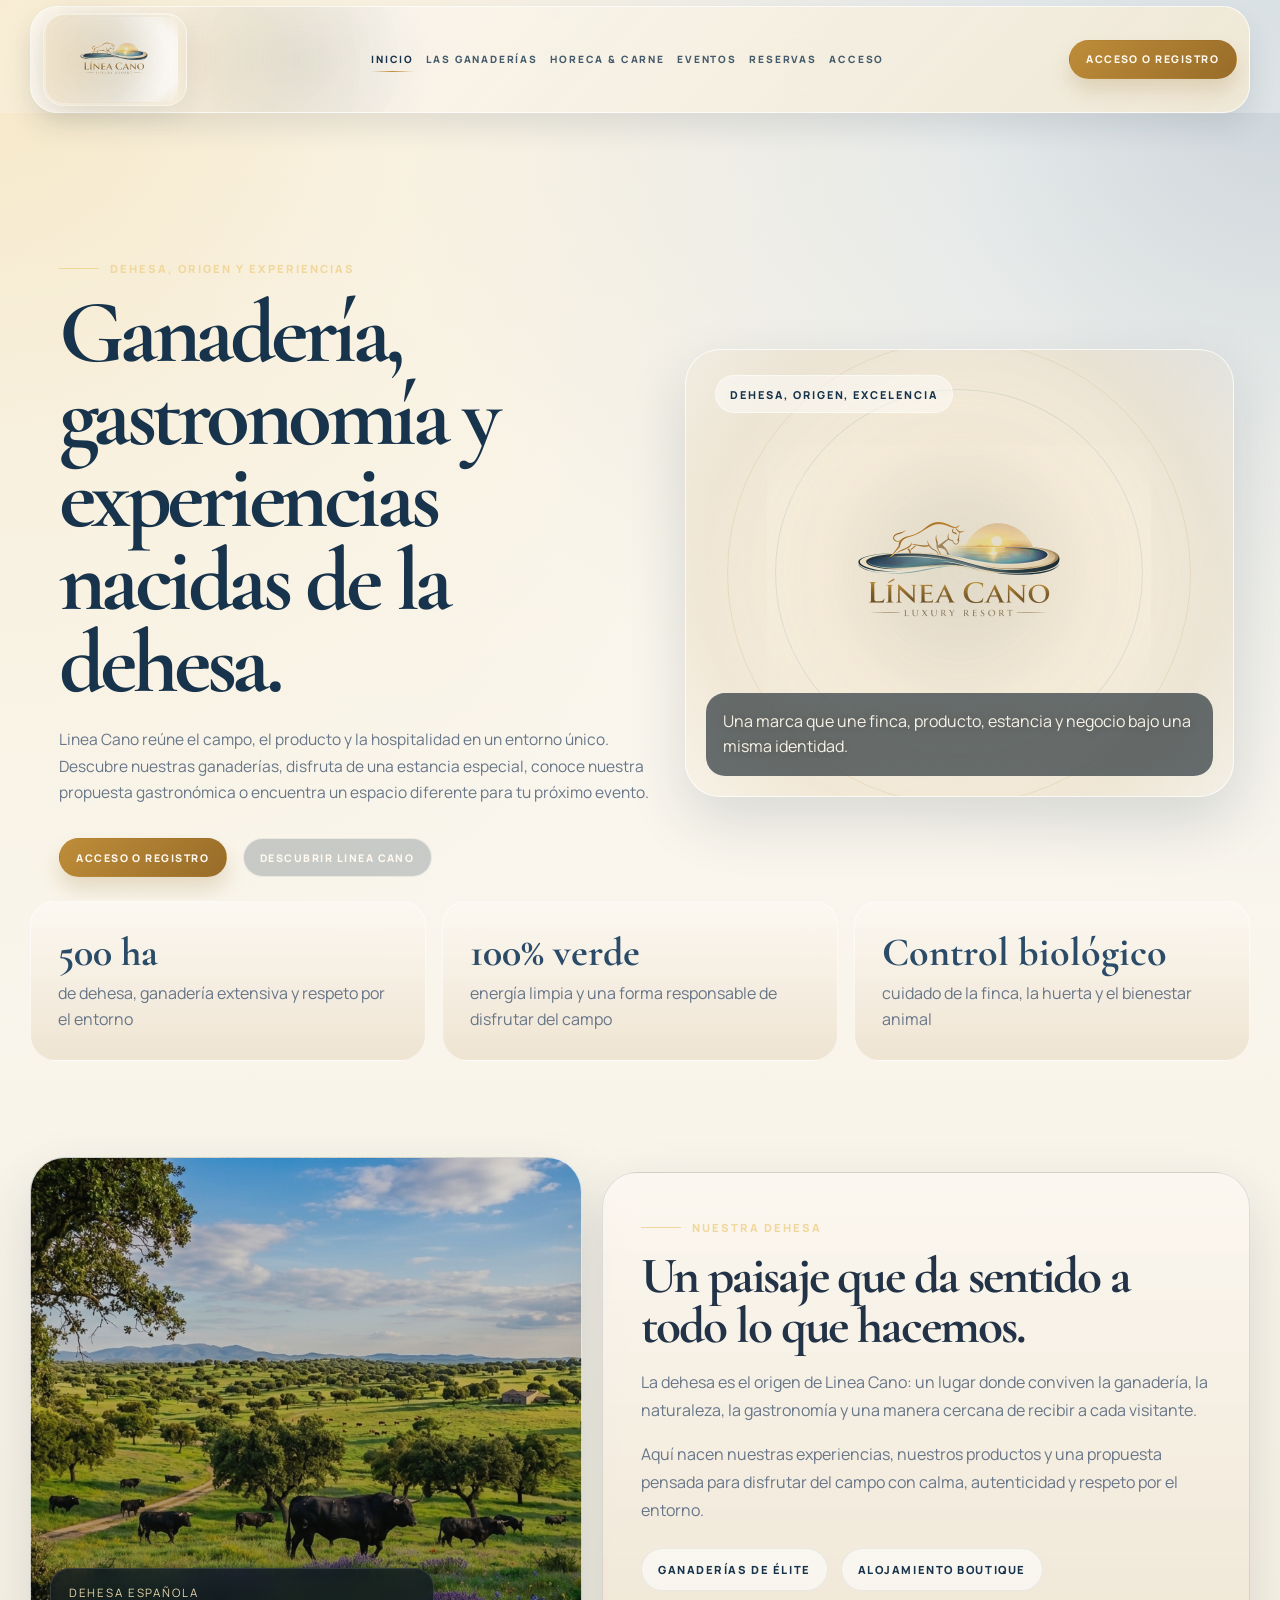
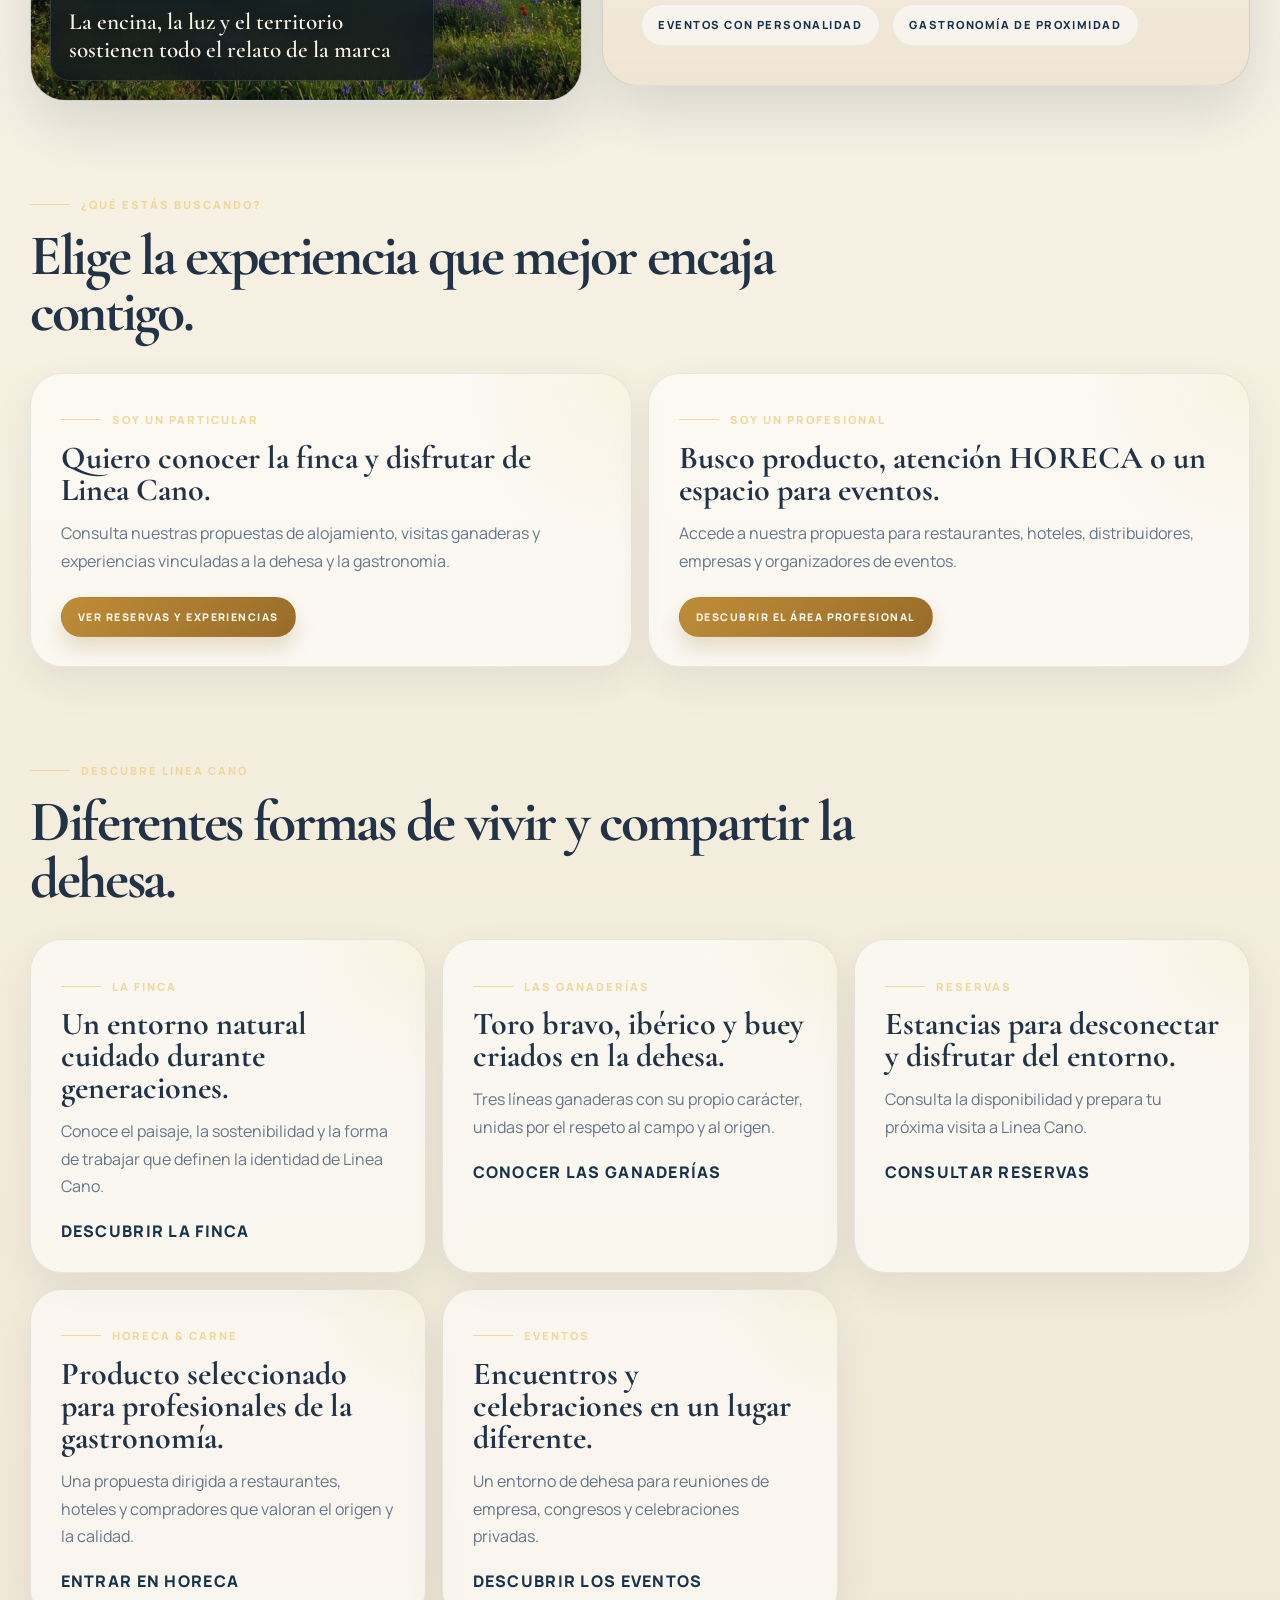
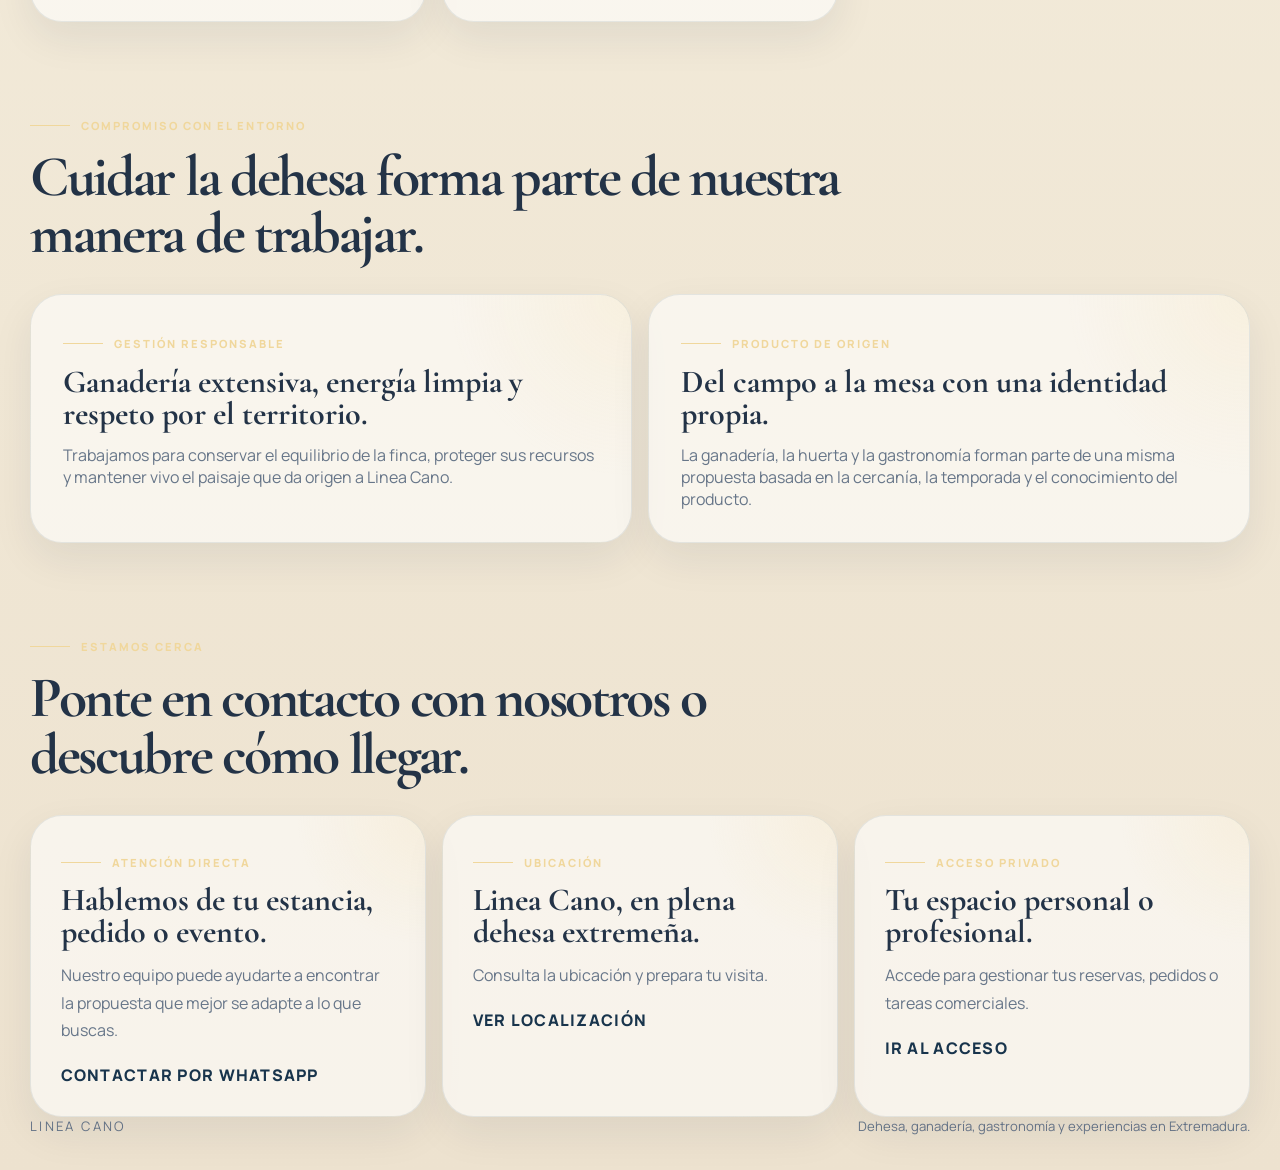
<file: index.html>
<!DOCTYPE html>
<html lang="es">
<head>
    <meta charset="UTF-8">
    <meta name="viewport" content="width=device-width, initial-scale=1.0">
    <title>Linea Cano | Dehesa, gastronomía y experiencias</title>
    <meta
        name="description"
        content="Descubre Linea Cano: ganadería, gastronomía, alojamiento, experiencias, eventos y atención profesional HORECA en la dehesa extremeña."
    >
    <link rel="preconnect" href="https://fonts.googleapis.com">
    <link rel="preconnect" href="https://fonts.gstatic.com" crossorigin>
    <link href="https://fonts.googleapis.com/css2?family=Cormorant+Garamond:wght@400;500;600;700&family=Manrope:wght@400;500;600;700;800&display=swap" rel="stylesheet">
    <link rel="stylesheet" href="style.css">
</head>
<body>
    <header class="site-header">
        <a class="brand" href="#top" aria-label="Inicio Linea Cano">
            <img class="brand-logo" src="imagenes/Logo_LineaCano.jpg" alt="Logo de Linea Cano">
        </a>

        <nav class="site-nav" aria-label="Principal">
            <a href="index.html" aria-current="page">Inicio</a>
            <a href="ganaderias.html">Las ganaderías</a>
            <a href="horeca.html">HORECA & carne</a>
            <a href="eventos.html">Eventos</a>
            <a href="reservas.html">Reservas</a>
            <a href="acceso.html">Acceso</a>
        </nav>

        <a class="header-cta" href="acceso.html">Acceso o registro</a>
    </header>

    <main id="top">
        <section class="hero page-hero">
            <div class="hero-grid">
                <div class="hero-copy">
                    <p class="eyebrow">Dehesa, origen y experiencias</p>
                    <h1>Ganadería, gastronomía y experiencias nacidas de la dehesa.</h1>
                    <p class="hero-text">
                        Linea Cano reúne el campo, el producto y la hospitalidad en un entorno único. Descubre nuestras
                        ganaderías, disfruta de una estancia especial, conoce nuestra propuesta gastronómica o encuentra
                        un espacio diferente para tu próximo evento.
                    </p>
                    <div class="hero-actions">
                        <a class="button button-primary" href="acceso.html">Acceso o registro</a>
                        <a class="button button-secondary" href="#selector-perfil">Descubrir Linea Cano</a>
                    </div>
                </div>

                <aside class="hero-brand-mark">
                    <div class="brand-manifesto-glow"></div>
                    <div class="brand-manifesto-ring brand-manifesto-ring-a"></div>
                    <div class="brand-manifesto-ring brand-manifesto-ring-b"></div>
                    <p class="brand-manifesto-kicker">Dehesa, origen, excelencia</p>
                    <img src="imagenes/Logo_LineaCano.jpg" alt="Marca Linea Cano" class="hero-brand-logo">
                    <p class="hero-brand-text">Una marca que une finca, producto, estancia y negocio bajo una misma identidad.</p>
                </aside>
            </div>
        </section>

        <section class="stats-strip" aria-label="Pilares de marca">
            <article>
                <strong>500 ha</strong>
                <span>de dehesa, ganadería extensiva y respeto por el entorno</span>
            </article>
            <article>
                <strong>100% verde</strong>
                <span>energía limpia y una forma responsable de disfrutar del campo</span>
            </article>
            <article>
                <strong>Control biológico</strong>
                <span>cuidado de la finca, la huerta y el bienestar animal</span>
            </article>
        </section>

        <section class="section brand-manifesto">
            <div class="brand-manifesto-grid">
                <div
                    class="brand-manifesto-mark brand-manifesto-landscape dynamic-image"
                    data-image-local="imagenes/Dehesa.png"
                    data-image-overlay="linear-gradient(rgba(24, 28, 23, 0.16), rgba(24, 28, 23, 0.42))"
                >
                    <div class="panel-overlay panel-overlay-wide">
                        <span>Dehesa española</span>
                        <strong>La encina, la luz y el territorio sostienen todo el relato de la marca</strong>
                    </div>
                </div>

                <article class="brand-manifesto-copy">
                    <p class="eyebrow">Nuestra dehesa</p>
                    <h2>Un paisaje que da sentido a todo lo que hacemos.</h2>
                    <p>
                        La dehesa es el origen de Linea Cano: un lugar donde conviven la ganadería, la naturaleza,
                        la gastronomía y una manera cercana de recibir a cada visitante.
                    </p>
                    <p>
                        Aquí nacen nuestras experiencias, nuestros productos y una propuesta pensada para disfrutar
                        del campo con calma, autenticidad y respeto por el entorno.
                    </p>
                    <div class="brand-manifesto-claims">
                        <span>Ganaderías de élite</span>
                        <span>Alojamiento boutique</span>
                        <span>Eventos con personalidad</span>
                        <span>Gastronomía de proximidad</span>
                    </div>
                </article>
            </div>
        </section>

        <section class="section" id="selector-perfil">
            <div class="section-heading">
                <p class="eyebrow">¿Qué estás buscando?</p>
                <h2>Elige la experiencia que mejor encaja contigo.</h2>
            </div>

            <div class="gateway-grid">
                <article class="gateway-card">
                    <span class="role-kicker">Soy un particular</span>
                    <h3>Quiero conocer la finca y disfrutar de Linea Cano.</h3>
                    <p>
                        Consulta nuestras propuestas de alojamiento, visitas ganaderas y experiencias vinculadas
                        a la dehesa y la gastronomía.
                    </p>
                    <a class="button button-primary" href="reservas.html">Ver reservas y experiencias</a>
                </article>

                <article class="gateway-card">
                    <span class="role-kicker">Soy un profesional</span>
                    <h3>Busco producto, atención HORECA o un espacio para eventos.</h3>
                    <p>
                        Accede a nuestra propuesta para restaurantes, hoteles, distribuidores, empresas
                        y organizadores de eventos.
                    </p>
                    <a class="button button-primary" href="horeca.html">Descubrir el área profesional</a>
                </article>
            </div>
        </section>

        <section class="section section-story">
            <div class="section-heading">
                <p class="eyebrow">Descubre Linea Cano</p>
                <h2>Diferentes formas de vivir y compartir la dehesa.</h2>
            </div>

            <div class="sitemap-grid">
                <article class="sitemap-card">
                    <span class="role-kicker">La finca</span>
                    <h3>Un entorno natural cuidado durante generaciones.</h3>
                    <p>Conoce el paisaje, la sostenibilidad y la forma de trabajar que definen la identidad de Linea Cano.</p>
                    <a href="ganaderias.html">Descubrir la finca</a>
                </article>

                <article class="sitemap-card">
                    <span class="role-kicker">Las ganaderías</span>
                    <h3>Toro bravo, ibérico y buey criados en la dehesa.</h3>
                    <p>Tres líneas ganaderas con su propio carácter, unidas por el respeto al campo y al origen.</p>
                    <a href="ganaderias.html">Conocer las ganaderías</a>
                </article>

                <article class="sitemap-card">
                    <span class="role-kicker">Reservas</span>
                    <h3>Estancias para desconectar y disfrutar del entorno.</h3>
                    <p>Consulta la disponibilidad y prepara tu próxima visita a Linea Cano.</p>
                    <a href="reservas.html">Consultar reservas</a>
                </article>

                <article class="sitemap-card">
                    <span class="role-kicker">HORECA & carne</span>
                    <h3>Producto seleccionado para profesionales de la gastronomía.</h3>
                    <p>Una propuesta dirigida a restaurantes, hoteles y compradores que valoran el origen y la calidad.</p>
                    <a href="horeca.html">Entrar en HORECA</a>
                </article>

                <article class="sitemap-card">
                    <span class="role-kicker">Eventos</span>
                    <h3>Encuentros y celebraciones en un lugar diferente.</h3>
                    <p>Un entorno de dehesa para reuniones de empresa, congresos y celebraciones privadas.</p>
                    <a href="eventos.html">Descubrir los eventos</a>
                </article>
            </div>
        </section>

        <section class="section thematic-section">
            <div class="section-heading">
                <p class="eyebrow">Compromiso con el entorno</p>
                <h2>Cuidar la dehesa forma parte de nuestra manera de trabajar.</h2>
            </div>

            <div class="thematic-grid">
                <article class="thematic-card">
                    <span class="role-kicker">Gestión responsable</span>
                    <h3>Ganadería extensiva, energía limpia y respeto por el territorio.</h3>
                    <p>
                        Trabajamos para conservar el equilibrio de la finca, proteger sus recursos y mantener vivo
                        el paisaje que da origen a Linea Cano.
                    </p>
                </article>

                <article class="thematic-card">
                    <span class="role-kicker">Producto de origen</span>
                    <h3>Del campo a la mesa con una identidad propia.</h3>
                    <p>
                        La ganadería, la huerta y la gastronomía forman parte de una misma propuesta basada
                        en la cercanía, la temporada y el conocimiento del producto.
                    </p>
                </article>
            </div>
        </section>

        <section class="section" id="contacto">
            <div class="section-heading">
                <p class="eyebrow">Estamos cerca</p>
                <h2>Ponte en contacto con nosotros o descubre cómo llegar.</h2>
            </div>

            <div class="contact-strip">
                <article class="sitemap-card">
                    <span class="role-kicker">Atención directa</span>
                    <h3>Hablemos de tu estancia, pedido o evento.</h3>
                    <p>Nuestro equipo puede ayudarte a encontrar la propuesta que mejor se adapte a lo que buscas.</p>
                    <a href="https://wa.me/" target="_blank" rel="noreferrer">Contactar por WhatsApp</a>
                </article>

                <article class="sitemap-card">
                    <span class="role-kicker">Ubicación</span>
                    <h3>Linea Cano, en plena dehesa extremeña.</h3>
                    <p>Consulta la ubicación y prepara tu visita.</p>
                    <a href="https://maps.google.com/?q=Caceres" target="_blank" rel="noreferrer">Ver localización</a>
                </article>

                <article class="sitemap-card">
                    <span class="role-kicker">Acceso privado</span>
                    <h3>Tu espacio personal o profesional.</h3>
                    <p>Accede para gestionar tus reservas, pedidos o tareas comerciales.</p>
                    <a href="acceso.html">Ir al acceso</a>
                </article>
            </div>
        </section>
    </main>

    <footer class="site-footer">
        <p>Linea Cano</p>
        <p>Dehesa, ganadería, gastronomía y experiencias en Extremadura.</p>
    </footer>

    <script src="script.js"></script>
</body>
</html>
</file>
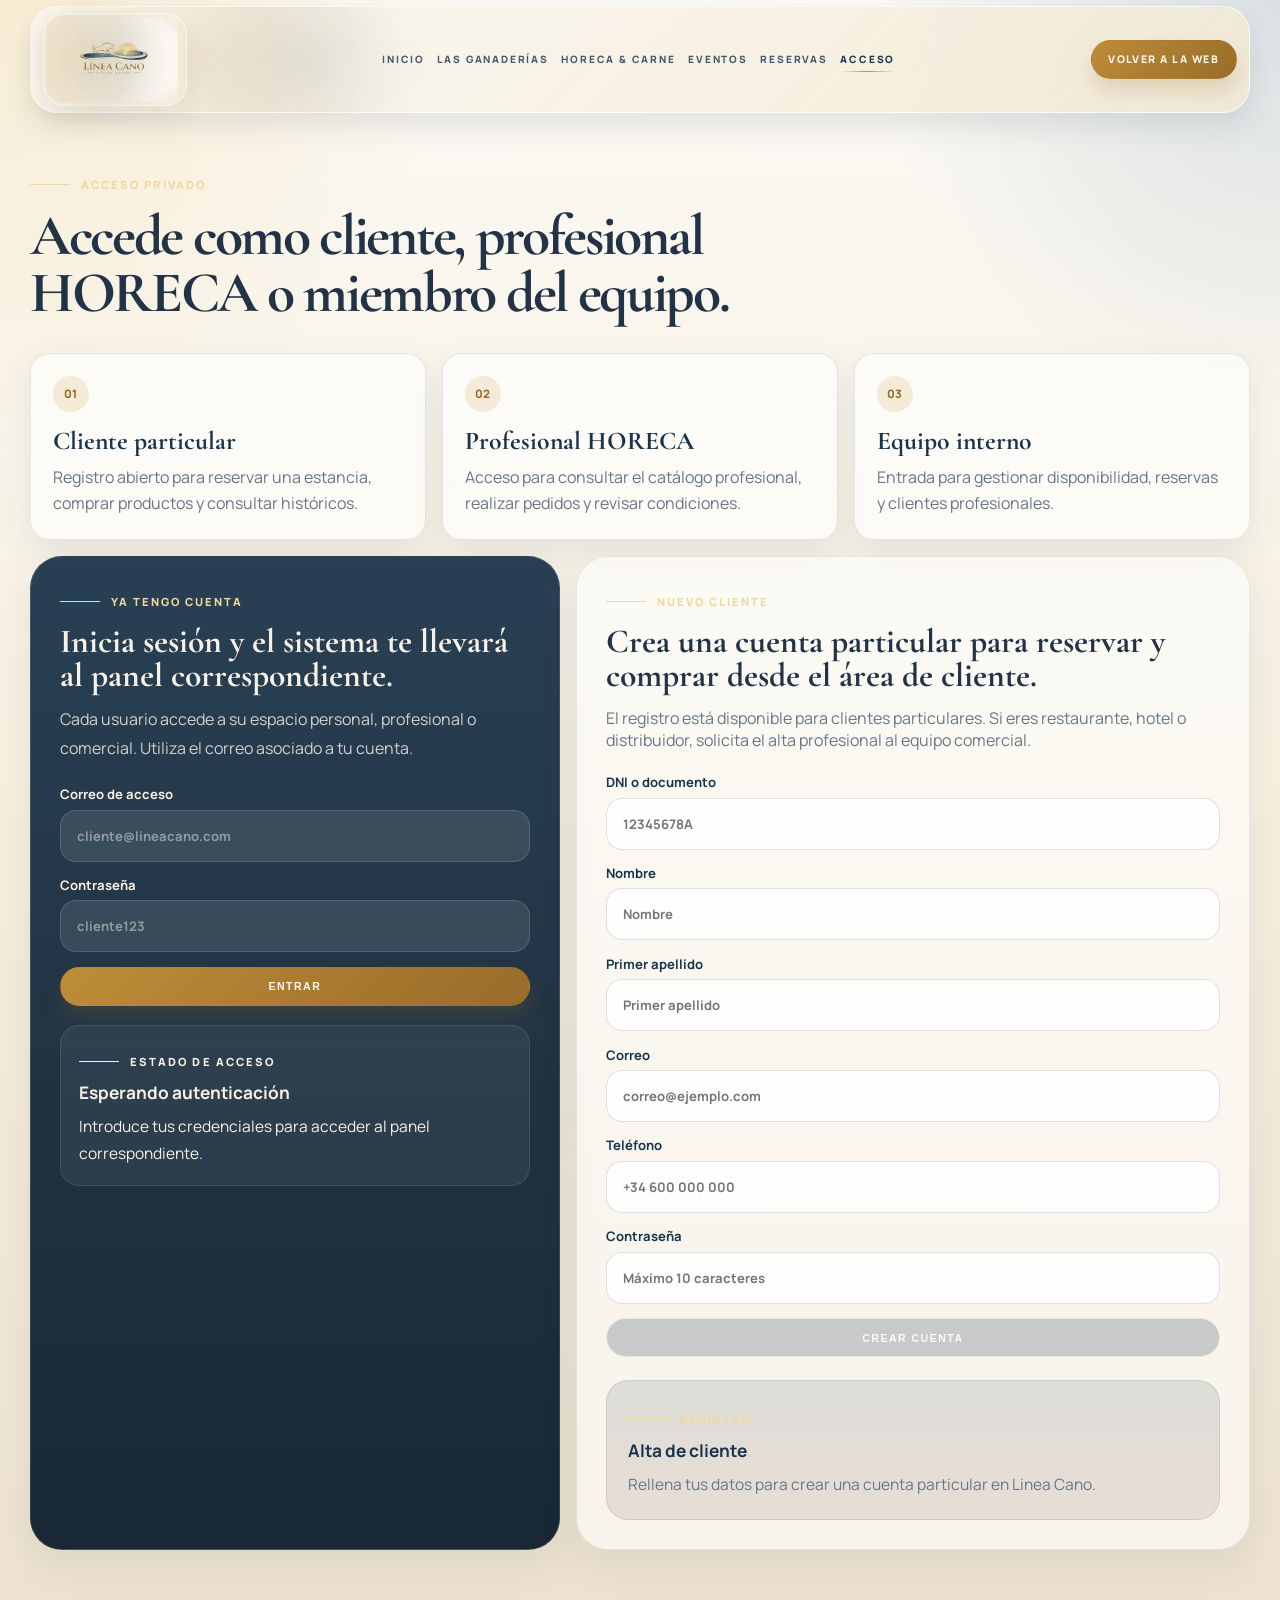
<file: acceso.html>
<!DOCTYPE html>
<html lang="es">
<head>
    <meta charset="UTF-8">
    <meta name="viewport" content="width=device-width, initial-scale=1.0">
    <title>Acceso | Linea Cano</title>
    <meta name="description" content="Acceso y registro para clientes y equipo comercial de Linea Cano.">
    <link rel="preconnect" href="https://fonts.googleapis.com">
    <link rel="preconnect" href="https://fonts.gstatic.com" crossorigin>
    <link href="https://fonts.googleapis.com/css2?family=Cormorant+Garamond:wght@400;500;600;700&family=Manrope:wght@400;500;600;700;800&display=swap" rel="stylesheet">
    <link rel="stylesheet" href="style.css">
</head>
<body>
    <header class="site-header">
        <a class="brand" href="index.html" aria-label="Volver al inicio">
            <img class="brand-logo" src="imagenes/Logo_LineaCano.jpg" alt="Logo de Linea Cano">
        </a>

        <nav class="site-nav" aria-label="Principal">
            <a href="index.html">Inicio</a>
            <a href="ganaderias.html">Las ganaderías</a>
            <a href="horeca.html">HORECA & carne</a>
            <a href="eventos.html">Eventos</a>
            <a href="reservas.html">Reservas</a>
            <a href="acceso.html" aria-current="page">Acceso</a>
        </nav>

        <a class="header-cta" href="index.html">Volver a la web</a>
    </header>

    <main class="private-shell">
        <section class="section private-hero">
            <div class="section-heading">
                <p class="eyebrow">Acceso privado</p>
                <h1>Accede como cliente, profesional HORECA o miembro del equipo.</h1>
            </div>

            <div class="access-role-grid">
                <article class="access-role-card">
                    <span>01</span>
                    <strong>Cliente particular</strong>
                    <p>Registro abierto para reservar una estancia, comprar productos y consultar históricos.</p>
                </article>
                <article class="access-role-card">
                    <span>02</span>
                    <strong>Profesional HORECA</strong>
                    <p>Acceso para consultar el catálogo profesional, realizar pedidos y revisar condiciones.</p>
                </article>
                <article class="access-role-card">
                    <span>03</span>
                    <strong>Equipo interno</strong>
                    <p>Entrada para gestionar disponibilidad, reservas y clientes profesionales.</p>
                </article>
            </div>

            <div class="private-grid access-grid">
                <article class="private-card private-card-dark">
                    <span class="role-kicker">Ya tengo cuenta</span>
                    <h3>Inicia sesión y el sistema te llevará al panel correspondiente.</h3>
                    <p class="auth-copy">
                        Cada usuario accede a su espacio personal, profesional o comercial. Utiliza el correo
                        asociado a tu cuenta.
                    </p>

                    <form class="auth-form" id="formulario-acceso">
                        <label>
                            Correo de acceso
                            <input id="usuario-acceso" name="usuario" type="text" placeholder="cliente@lineacano.com" required>
                        </label>
                        <label>
                            Contraseña
                            <input
                                id="contrasena-acceso"
                                name="contrasena"
                                type="password"
                                placeholder="cliente123"
                                maxlength="10"
                                pattern="[A-Za-z0-9]{1,10}"
                                title="La contraseña debe tener un máximo de 10 caracteres alfanuméricos."
                                required
                            >
                        </label>
                        <button class="button button-primary" type="submit">Entrar</button>
                    </form>

                    <div class="session-status" id="estado-acceso" data-state="publico">
                        <p class="availability-label">Estado de acceso</p>
                        <strong class="availability-title">Esperando autenticación</strong>
                        <p class="availability-text">Introduce tus credenciales para acceder al panel correspondiente.</p>
                    </div>
                </article>

                <article class="private-card">
                    <span class="role-kicker">Nuevo cliente</span>
                    <h3>Crea una cuenta particular para reservar y comprar desde el área de cliente.</h3>
                    <p class="private-text">
                        El registro está disponible para clientes particulares. Si eres restaurante, hotel o distribuidor,
                        solicita el alta profesional al equipo comercial.
                    </p>

                    <form class="register-form" id="formulario-registro">
                        <label>
                            DNI o documento
                            <input id="registro-documento" type="text" placeholder="12345678A" maxlength="20" required>
                        </label>
                        <label>
                            Nombre
                            <input id="registro-nombre" type="text" placeholder="Nombre" required>
                        </label>
                        <label>
                            Primer apellido
                            <input id="registro-apellido" type="text" placeholder="Primer apellido" required>
                        </label>
                        <label>
                            Correo
                            <input id="registro-correo" type="email" placeholder="correo@ejemplo.com" required>
                        </label>
                        <label>
                            Teléfono
                            <input id="registro-telefono" type="tel" placeholder="+34 600 000 000">
                        </label>
                        <label>
                            Contraseña
                            <input
                                id="registro-contrasena"
                                type="password"
                                placeholder="Máximo 10 caracteres"
                                maxlength="10"
                                pattern="[A-Za-z0-9]{1,10}"
                                title="La contraseña debe tener un máximo de 10 caracteres alfanuméricos."
                                required
                            >
                        </label>
                        <button class="button button-secondary register-submit" type="submit">Crear cuenta</button>
                    </form>

                    <div class="availability-card" id="estado-registro" data-state="bloqueado">
                        <p class="availability-label">Registro</p>
                        <strong class="availability-title">Alta de cliente</strong>
                        <p class="availability-text">Rellena tus datos para crear una cuenta particular en Linea Cano.</p>
                    </div>
                </article>
            </div>
        </section>
    </main>

    <script src="acceso.js"></script>
</body>
</html>
</file>
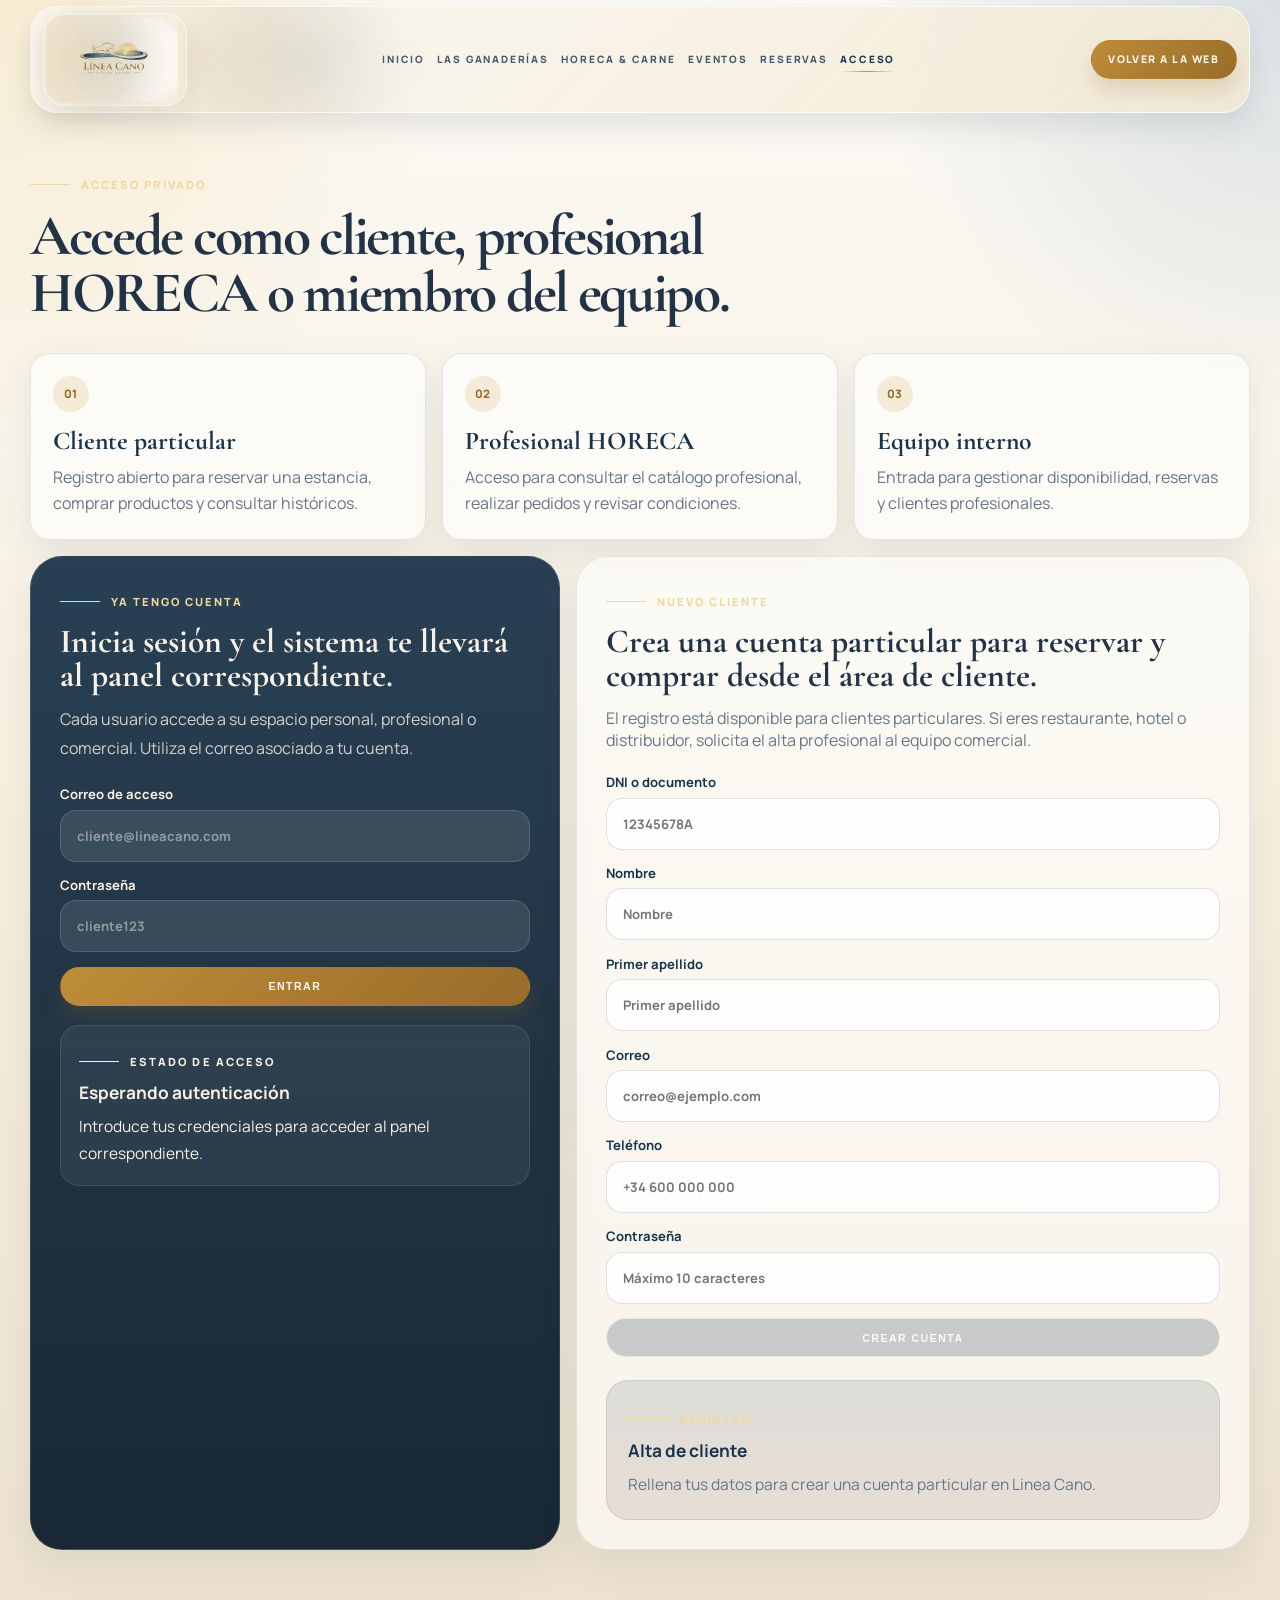
<file: cliente.html>
<!DOCTYPE html>
<html lang="es">
<head>
    <meta charset="UTF-8">
    <meta name="viewport" content="width=device-width, initial-scale=1.0">
    <title>Área de cliente | Linea Cano</title>
    <meta name="description" content="Panel de cliente registrado para disponibilidad y reservas de Linea Cano.">
    <link rel="preconnect" href="https://fonts.googleapis.com">
    <link rel="preconnect" href="https://fonts.gstatic.com" crossorigin>
    <link href="https://fonts.googleapis.com/css2?family=Cormorant+Garamond:wght@400;500;600;700&family=Manrope:wght@400;500;600;700;800&display=swap" rel="stylesheet">
    <link rel="stylesheet" href="style.css">
</head>
<body data-pagina-privada="cliente">
    <header class="site-header">
        <a class="brand" href="index.html" aria-label="Inicio Linea Cano">
            <img class="brand-logo" src="imagenes/Logo_LineaCano.jpg" alt="Logo de Linea Cano">
        </a>

        <nav class="site-nav" aria-label="Navegación privada">
            <a href="#panel" aria-current="true">Panel</a>
            <a href="#reserva">Reserva</a>
            <a href="#tienda">Tienda</a>
            <a href="#compras">Compras</a>
            <a href="index.html">Web pública</a>
        </nav>

        <button class="header-cta private-logout" id="boton-cerrar-sesion" type="button">Cerrar sesión</button>
    </header>

    <main class="private-shell" id="panel">
        <section class="section private-hero">
            <div class="section-heading">
                <p class="eyebrow">Área de cliente</p>
                <h1 id="titulo-pagina-privada">Reserva estancias, compra productos y revisa tu actividad.</h1>
            </div>

            <div class="client-overview">
                <article class="private-card private-card-dark">
                    <span class="role-kicker">Sesión activa</span>
                    <h3 id="nombre-usuario-privado">Cliente registrado</h3>
                    <p class="auth-copy" id="texto-usuario-privado">
                        Desde este panel puedes consultar el inventario real y confirmar tu reserva en la finca.
                    </p>

                    <div class="session-status" id="estado-sesion" data-state="registrado">
                        <p class="availability-label">Estado de acceso</p>
                        <strong class="availability-title">Acceso autorizado</strong>
                        <p class="availability-text">La sesión del cliente está lista para consultar la disponibilidad real.</p>
                    </div>
                </article>

                <article class="client-action-panel">
                    <a class="client-action" href="#reserva">
                        <span>01</span>
                        <strong>Reservar estancia</strong>
                        <small>Consulta disponibilidad real y confirma fechas.</small>
                    </a>
                    <a class="client-action" href="#tienda">
                        <span>02</span>
                        <strong>Comprar producto</strong>
                        <small>Añade ibérico, buey o despensa al carrito.</small>
                    </a>
                    <a class="client-action" href="#compras">
                        <span>03</span>
                        <strong>Revisar historial</strong>
                        <small>Consulta reservas y pedidos guardados.</small>
                    </a>
                </article>
            </div>
        </section>

        <section class="section reserve-section" id="reserva">
            <div class="reservation-layout">
                <article class="reserve-card">
                    <p class="eyebrow">Reserva</p>
                    <h2>Elige tus fechas y confirma tu estancia.</h2>
                    <p>
                        Indica las fechas de llegada y salida para consultar las habitaciones disponibles.
                        Después podrás revisar la información y confirmar la reserva.
                    </p>
                </article>

                <aside class="booking-widget">
                    <div class="booking-head">
                        <span class="role-kicker">Disponibilidad</span>
                        <h3>Motor de reserva</h3>
                    </div>

                    <form class="booking-form" id="formulario-reserva">
                        <label>
                            Llegada
                            <input id="fecha-entrada" name="fechaEntrada" type="date" required>
                        </label>
                        <label>
                            Salida
                            <input id="fecha-salida" name="fechaSalida" type="date" required>
                        </label>
                        <label>
                            Huéspedes
                            <select id="huespedes" name="huespedes">
                                <option value="2">2 huéspedes</option>
                                <option value="4">4 huéspedes</option>
                                <option value="6">6 huéspedes</option>
                                <option value="8">8 huéspedes</option>
                            </select>
                        </label>
                        <button class="button button-primary booking-submit" type="submit">Consultar disponibilidad</button>
                        <button class="button button-secondary booking-submit booking-confirm is-hidden" id="boton-confirmar-reserva" type="button">Confirmar reserva</button>
                    </form>

                    <div class="availability-card" id="tarjeta-disponibilidad" aria-live="polite">
                        <p class="availability-label">Estado actual</p>
                        <strong class="availability-title">Zona privada lista</strong>
                        <p class="availability-text">Selecciona fechas para consultar la disponibilidad real.</p>
                    </div>

                    <div class="management-preview" id="resumen-reserva">
                        <article>
                            <span>Habitaciones libres</span>
                            <strong>Sin consulta</strong>
                        </article>
                        <article>
                            <span>Habitaciones ocupadas</span>
                            <strong>Sin consulta</strong>
                        </article>
                        <article>
                            <span>Total inventario</span>
                            <strong>Sin consulta</strong>
                        </article>
                    </div>
                </aside>
            </div>
        </section>

        <section class="section shop-section" id="tienda">
            <div class="section-heading">
                <p class="eyebrow">Tienda privada</p>
                <h2>Productos Linea Cano disponibles en el área de cliente.</h2>
            </div>

            <div class="shop-layout">
                <div class="product-shop-grid">
                    <article class="shop-product-card">
                        <img src="imagenes/Iberico.png" alt="Producto ibérico Linea Cano">
                        <div>
                            <span class="role-kicker">Ibérico</span>
                            <h3>Selección ibérica de montanera</h3>
                            <p>Lote degustación con jamón, lomo y embutido de origen propio.</p>
                            <div class="shop-product-footer">
                                <strong>89,00 €</strong>
                                <button class="button button-primary" type="button" data-action="agregar-producto" data-producto="iberico">Añadir</button>
                            </div>
                        </div>
                    </article>

                    <article class="shop-product-card">
                        <img src="imagenes/buey.png" alt="Buey madurado Linea Cano">
                        <div>
                            <span class="role-kicker">Buey</span>
                            <h3>Corte premium madurado</h3>
                            <p>Pieza seleccionada para consumo gastronómico con maduración controlada.</p>
                            <div class="shop-product-footer">
                                <strong>126,00 €</strong>
                                <button class="button button-primary" type="button" data-action="agregar-producto" data-producto="buey">Añadir</button>
                            </div>
                        </div>
                    </article>

                    <article class="shop-product-card">
                        <img src="imagenes/Fresco.png" alt="Despensa fresca Linea Cano">
                        <div>
                            <span class="role-kicker">Despensa</span>
                            <h3>Cesta fresca de temporada</h3>
                            <p>Huerta ecológica, complementos de finca y producto de proximidad.</p>
                            <div class="shop-product-footer">
                                <strong>42,00 €</strong>
                                <button class="button button-primary" type="button" data-action="agregar-producto" data-producto="despensa">Añadir</button>
                            </div>
                        </div>
                    </article>
                </div>

                <aside class="cart-panel" aria-live="polite">
                    <div class="booking-head">
                        <span class="role-kicker">Carrito</span>
                        <h3>Pedido actual</h3>
                    </div>
                    <div class="cart-items" id="lista-carrito"></div>
                    <div class="cart-total">
                        <span>Total</span>
                        <strong id="total-carrito">0,00 €</strong>
                    </div>
                    <button class="button button-primary booking-submit" id="boton-confirmar-compra" type="button">Confirmar compra</button>
                    <button class="button button-secondary booking-submit" id="boton-vaciar-carrito" type="button">Vaciar carrito</button>
                    <div class="availability-card" id="estado-carrito" data-state="bloqueado">
                        <p class="availability-label">Estado del carrito</p>
                        <strong class="availability-title">Sin productos</strong>
                        <p class="availability-text">Añade productos para preparar un pedido.</p>
                    </div>
                </aside>
            </div>
        </section>

        <section class="section" id="compras">
            <div class="section-heading">
                <p class="eyebrow">Historial</p>
                <h2>Consulta tus reservas y compras en una única vista.</h2>
            </div>

            <div class="private-grid">
                <article class="private-card">
                    <span class="role-kicker">Histórico</span>
                    <h3>Consulta aquí tus estancias y su estado.</h3>
                    <p class="private-text">
                        Esta sección permite revisar fechas, estado, habitación asignada e importe estimado de cada reserva
                        vinculada a tu usuario.
                    </p>
                    <button class="button button-secondary booking-submit" id="boton-actualizar-reservas" type="button">Actualizar mis reservas</button>
                </article>

                <article class="private-card">
                    <div class="availability-card" id="estado-reservas" data-state="bloqueado">
                        <p class="availability-label">Estado de reservas</p>
                        <strong class="availability-title">Pendiente de consulta</strong>
                        <p class="availability-text">Pulsa en actualizar para cargar el histórico del cliente autenticado.</p>
                    </div>
                </article>
            </div>

            <div class="reservation-history" id="historial-reservas" aria-live="polite"></div>

            <div class="purchase-history-wrap">
                <div class="section-heading compact-heading">
                    <p class="eyebrow">Mis compras</p>
                    <h2>Consulta tus pedidos de productos.</h2>
                </div>
                <div class="reservation-history" id="historial-compras" aria-live="polite"></div>
            </div>
        </section>
    </main>

    <script src="portal-privado.js"></script>
</body>
</html>
</file>
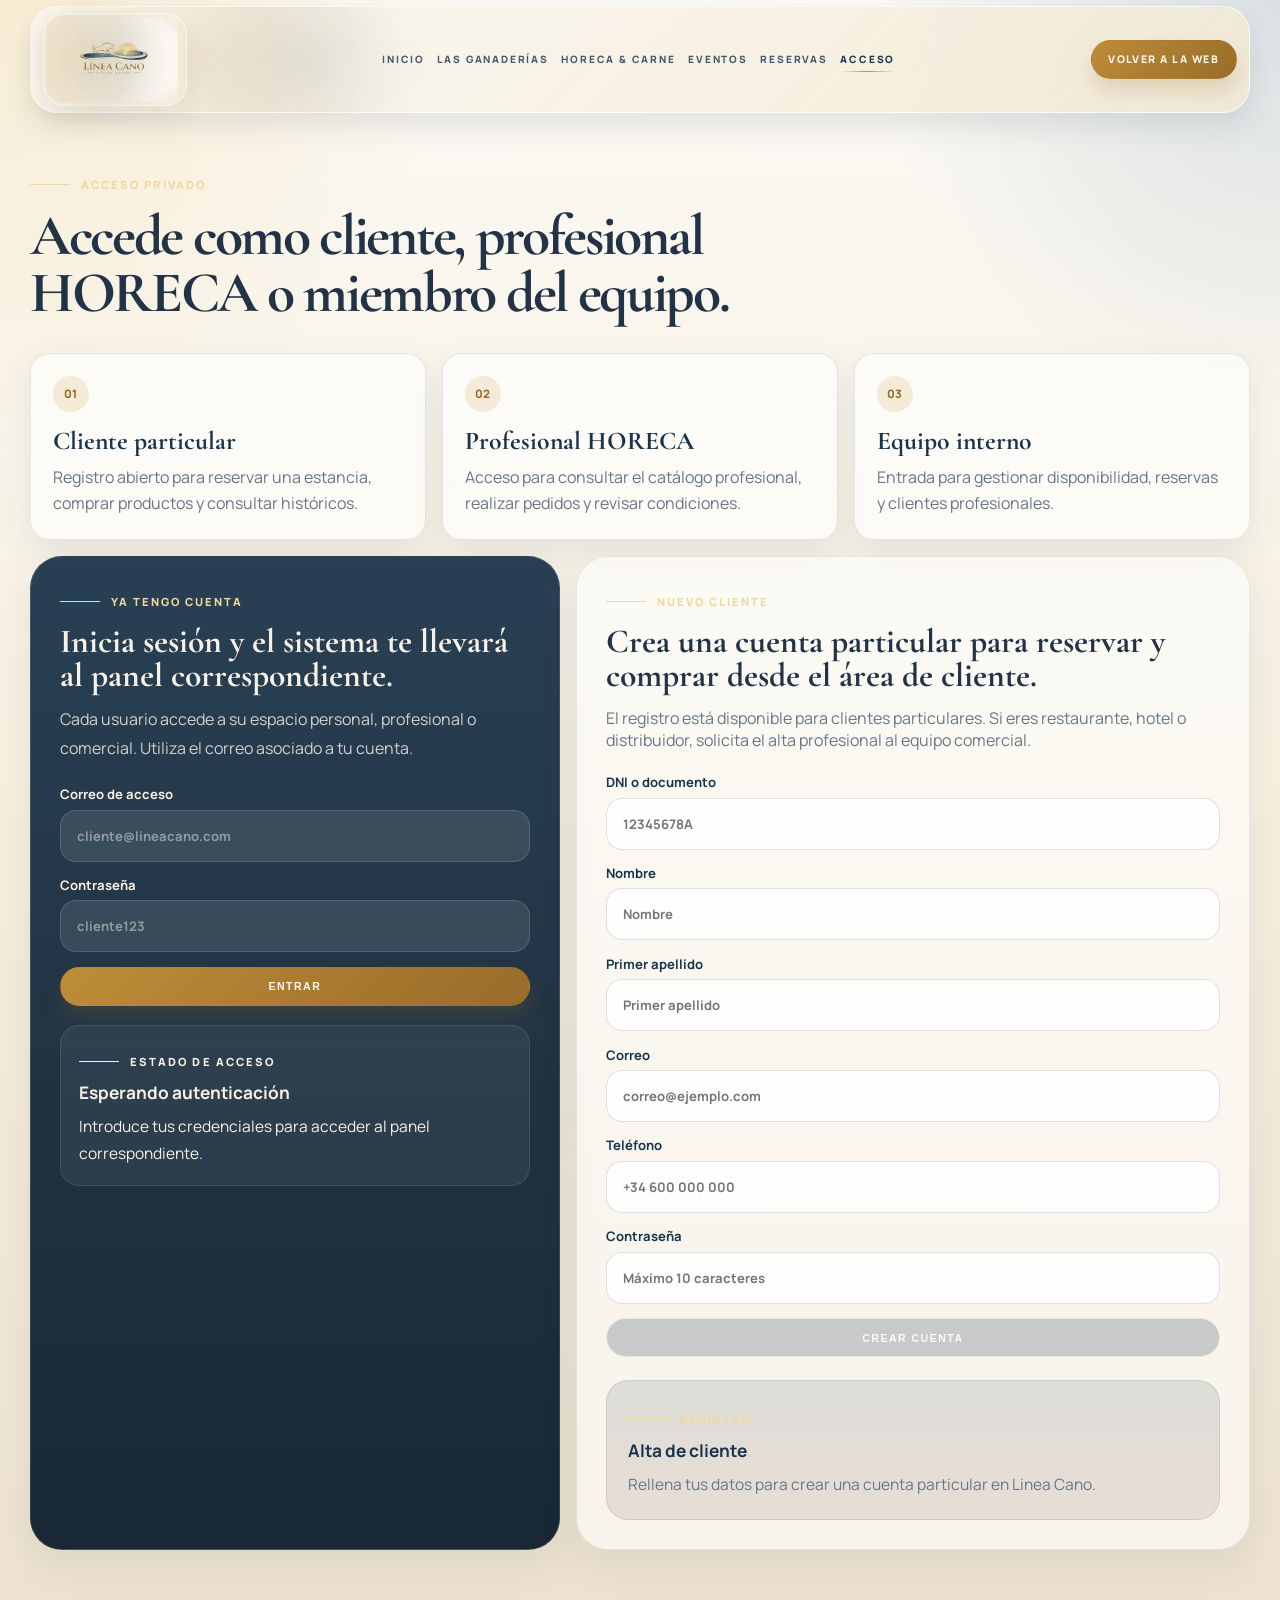
<file: comercial.html>
<!DOCTYPE html>
<html lang="es">
<head>
    <meta charset="UTF-8">
    <meta name="viewport" content="width=device-width, initial-scale=1.0">
    <title>Área comercial | Linea Cano</title>
    <meta name="description" content="Panel comercial para seguimiento de disponibilidad y reservas de Linea Cano.">
    <link rel="preconnect" href="https://fonts.googleapis.com">
    <link rel="preconnect" href="https://fonts.gstatic.com" crossorigin>
    <link href="https://fonts.googleapis.com/css2?family=Cormorant+Garamond:wght@400;500;600;700&family=Manrope:wght@400;500;600;700;800&display=swap" rel="stylesheet">
    <link rel="stylesheet" href="style.css">
</head>
<body data-pagina-privada="comercial">
    <header class="site-header">
        <a class="brand" href="index.html" aria-label="Inicio Linea Cano">
            <img class="brand-logo" src="imagenes/Logo_LineaCano.jpg" alt="Logo de Linea Cano">
        </a>

        <nav class="site-nav" aria-label="Navegación privada">
            <a href="#panel" aria-current="true">Panel</a>
            <a href="#reserva">Disponibilidad</a>
            <a href="#horeca-admin">HORECA</a>
            <a href="#seguimiento">Seguimiento</a>
            <a href="index.html">Web pública</a>
        </nav>

        <button class="header-cta private-logout" id="boton-cerrar-sesion" type="button">Cerrar sesión</button>
    </header>

    <main class="private-shell" id="panel">
        <section class="section private-hero">
            <div class="section-heading">
                <p class="eyebrow">Área comercial</p>
                <h1 id="titulo-pagina-privada">Disponibilidad, reservas y altas de clientes HORECA.</h1>
            </div>

            <div class="client-overview">
                <article class="private-card private-card-dark">
                    <span class="role-kicker">Sesión activa</span>
                    <h3 id="nombre-usuario-privado">Perfil comercial</h3>
                    <p class="auth-copy" id="texto-usuario-privado">
                        Desde este panel puedes consultar la ocupación, confirmar reservas y crear clientes HORECA.
                    </p>

                    <div class="session-status" id="estado-sesion" data-state="maestro">
                        <p class="availability-label">Estado de acceso</p>
                        <strong class="availability-title">Acceso comercial autorizado</strong>
                        <p class="availability-text">La sesión comercial puede consultar ocupación y confirmar reservas.</p>
                    </div>
                </article>

                <article class="client-action-panel">
                    <a class="client-action" href="#reserva">
                        <span>01</span>
                        <strong>Disponibilidad</strong>
                        <small>Consulta ocupación real y registra reservas.</small>
                    </a>
                    <a class="client-action" href="#horeca-admin">
                        <span>02</span>
                        <strong>Alta HORECA</strong>
                        <small>Crea cuentas para clientes profesionales.</small>
                    </a>
                    <a class="client-action" href="#seguimiento">
                        <span>03</span>
                        <strong>Seguimiento</strong>
                        <small>Revisa las principales tareas del área comercial.</small>
                    </a>
                </article>
            </div>
        </section>

        <section class="section reserve-section" id="reserva">
            <div class="reservation-layout">
                <article class="reserve-card">
                    <p class="eyebrow">Control inicial</p>
                    <h2>Consulta la disponibilidad y registra reservas desde el panel comercial.</h2>
                    <p>
                        Este entorno permite revisar la ocupación y confirmar una reserva vinculada al perfil comercial.
                    </p>
                </article>

                <aside class="booking-widget">
                    <div class="booking-head">
                        <span class="role-kicker">Consulta</span>
                        <h3>Disponibilidad y reserva</h3>
                    </div>

                    <form class="booking-form" id="formulario-reserva">
                        <label>
                            Llegada
                            <input id="fecha-entrada" name="fechaEntrada" type="date" required>
                        </label>
                        <label>
                            Salida
                            <input id="fecha-salida" name="fechaSalida" type="date" required>
                        </label>
                        <label>
                            Huéspedes
                            <select id="huespedes" name="huespedes">
                                <option value="2">2 huéspedes</option>
                                <option value="4">4 huéspedes</option>
                                <option value="6">6 huéspedes</option>
                                <option value="8">8 huéspedes</option>
                            </select>
                        </label>
                        <button class="button button-primary booking-submit" type="submit">Consultar disponibilidad</button>
                        <button class="button button-secondary booking-submit booking-confirm is-hidden" id="boton-confirmar-reserva" type="button">Confirmar reserva</button>
                    </form>

                    <div class="availability-card" id="tarjeta-disponibilidad" aria-live="polite">
                        <p class="availability-label">Estado actual</p>
                        <strong class="availability-title">Área comercial lista</strong>
                        <p class="availability-text">Selecciona fechas para consultar la ocupación real y avanzar con la reserva.</p>
                    </div>

                    <div class="management-preview" id="resumen-reserva">
                        <article>
                            <span>Habitaciones libres</span>
                            <strong>Sin consulta</strong>
                        </article>
                        <article>
                            <span>Habitaciones ocupadas</span>
                            <strong>Sin consulta</strong>
                        </article>
                        <article>
                            <span>Total inventario</span>
                            <strong>Sin consulta</strong>
                        </article>
                    </div>
                </aside>
            </div>
        </section>

        <section class="section" id="horeca-admin">
            <div class="section-heading">
                <p class="eyebrow">Administración</p>
                <h2>Alta de clientes HORECA desde el panel maestro.</h2>
            </div>

            <div class="private-grid">
                <article class="private-card">
                    <span class="role-kicker">Alta HORECA</span>
                    <h3>Crea cuentas profesionales para restaurantes, hoteles y distribuidores de confianza.</h3>
                    <p class="private-text">
                        Completa los datos del contacto y de su empresa para crear una cuenta profesional HORECA.
                    </p>

                    <form class="register-form" id="formulario-horeca">
                        <label>
                            Empresa
                            <input id="horeca-empresa" type="text" placeholder="Nombre de la empresa" required>
                        </label>
                        <label>
                            CIF
                            <input id="horeca-cif" type="text" placeholder="B12345678" maxlength="20" required>
                        </label>
                        <label>
                            Nombre de contacto
                            <input id="horeca-nombre" type="text" placeholder="Nombre" required>
                        </label>
                        <label>
                            Primer apellido
                            <input id="horeca-apellido" type="text" placeholder="Primer apellido" required>
                        </label>
                        <label>
                            DNI del contacto
                            <input id="horeca-documento" type="text" placeholder="12345678A" maxlength="20" required>
                        </label>
                        <label>
                            Correo profesional
                            <input id="horeca-correo" type="email" placeholder="compras@empresa.com" required>
                        </label>
                        <label>
                            Teléfono
                            <input id="horeca-telefono" type="tel" placeholder="+34 600 000 000">
                        </label>
                        <label>
                            Contraseña inicial
                            <input
                                id="horeca-contrasena"
                                type="password"
                                placeholder="Máximo 10 caracteres"
                                maxlength="10"
                                pattern="[A-Za-z0-9]{1,10}"
                                title="La contraseña debe tener un máximo de 10 caracteres alfanuméricos."
                                required
                            >
                        </label>
                        <button class="button button-primary booking-submit" type="submit">Dar de alta cliente HORECA</button>
                    </form>
                </article>

                <article class="private-card">
                    <span class="role-kicker">Estado</span>
                    <h3>Seguimiento del alta profesional desde el panel de administración.</h3>
                    <p class="private-text">
                        Al completar el alta, la cuenta HORECA quedará lista para utilizarse.
                    </p>

                    <div class="availability-card" id="estado-horeca" data-state="bloqueado">
                        <p class="availability-label">Cliente HORECA</p>
                        <strong class="availability-title">Esperando datos de alta</strong>
                        <p class="availability-text">Introduce los datos del profesional para crear su acceso desde el panel maestro.</p>
                    </div>
                </article>
            </div>
        </section>

        <section class="section" id="seguimiento">
            <div class="section-heading">
                <p class="eyebrow">Gestión interna</p>
                <h2>Resumen de las principales tareas comerciales.</h2>
            </div>

            <div class="admin-module-grid">
                <article class="admin-module-card">
                    <span class="role-kicker">Reservas</span>
                    <h3>Ocupación y estancias</h3>
                    <p>Consulta la disponibilidad y confirma reservas vinculadas al perfil comercial.</p>
                    <strong>Disponible desde este panel</strong>
                </article>
                <article class="admin-module-card">
                    <span class="role-kicker">HORECA</span>
                    <h3>Cuentas profesionales</h3>
                    <p>Crea cuentas profesionales para restaurantes, hoteles y distribuidores.</p>
                    <strong>Disponible desde este panel</strong>
                </article>
                <article class="admin-module-card">
                    <span class="role-kicker">Atención comercial</span>
                    <h3>Consultas de clientes</h3>
                    <p>Atiende las consultas relacionadas con estancias, producto y eventos.</p>
                    <strong>Seguimiento directo</strong>
                </article>
                <article class="admin-module-card">
                    <span class="role-kicker">Producto</span>
                    <h3>Pedidos profesionales</h3>
                    <p>Los clientes HORECA pueden preparar pedidos y consultar su historial.</p>
                    <strong>Disponible en el área HORECA</strong>
                </article>
            </div>
        </section>
    </main>

    <script src="portal-privado.js"></script>
</body>
</html>
</file>
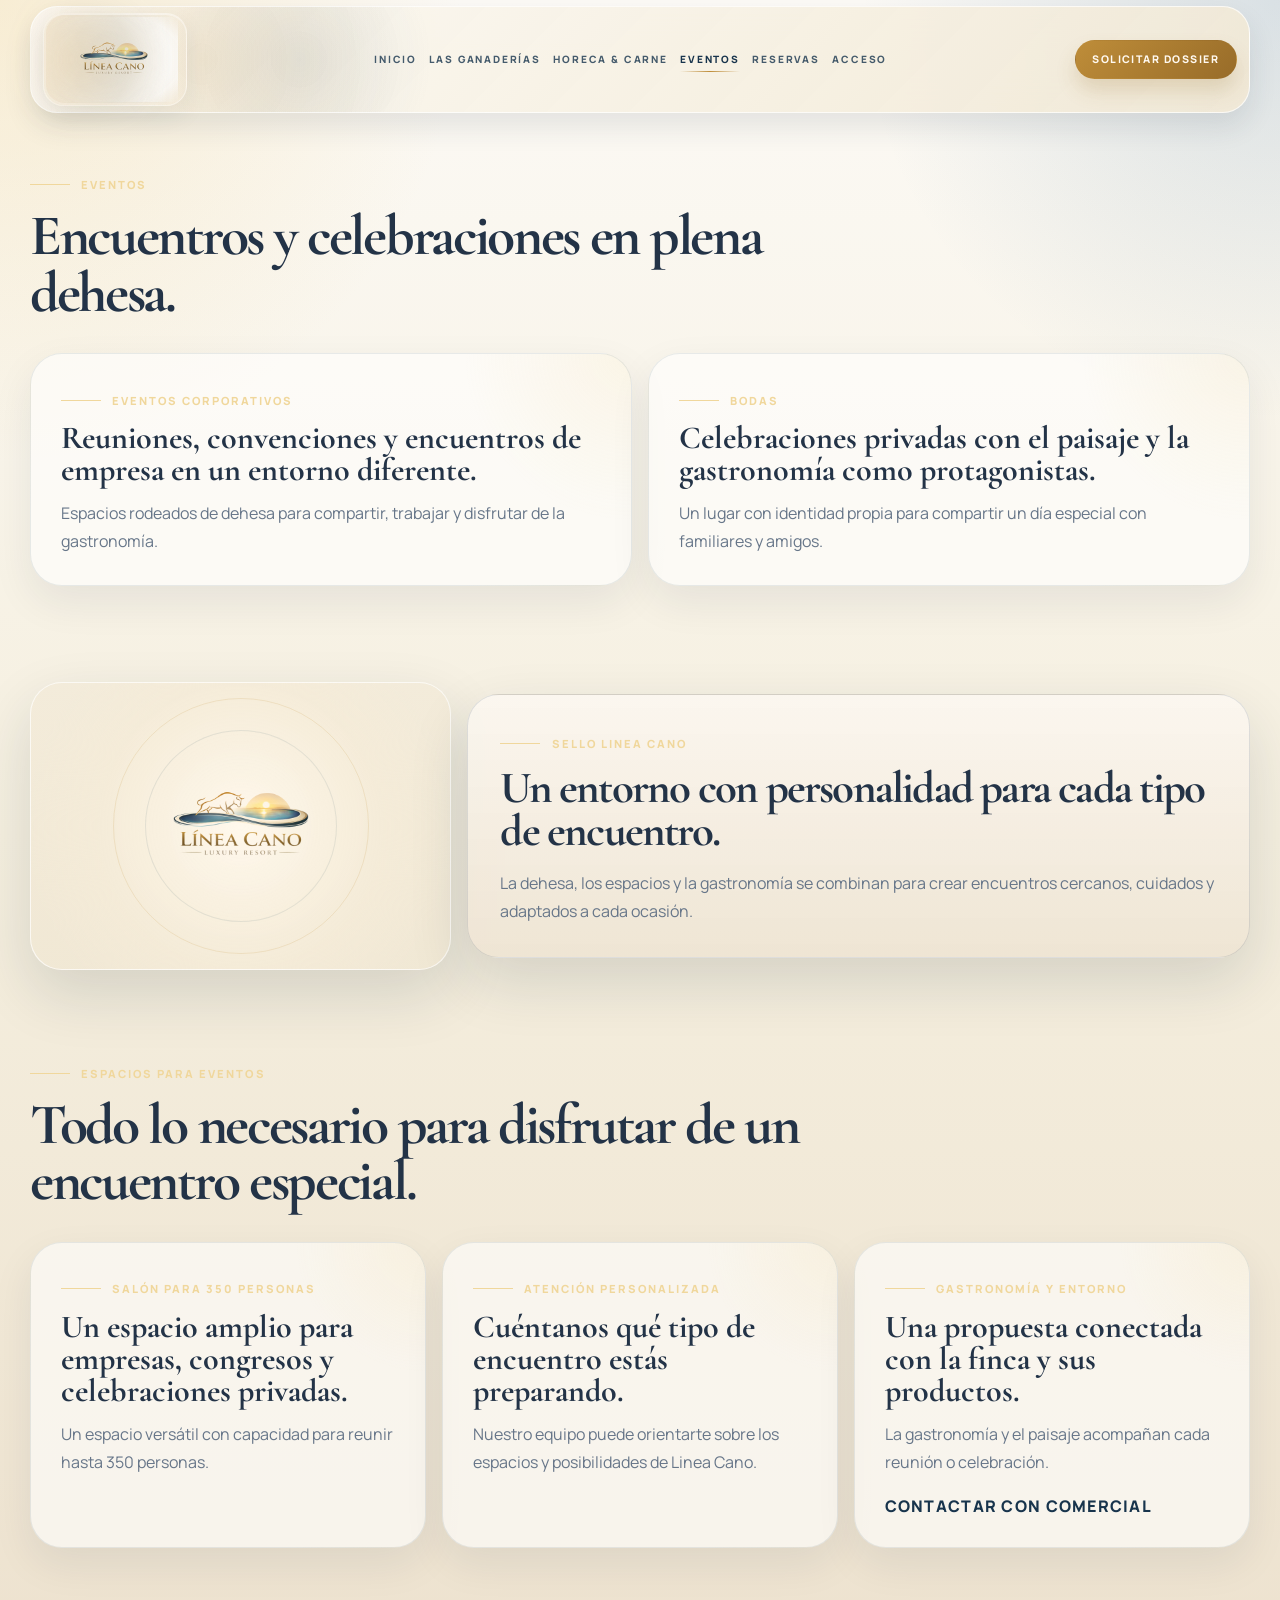
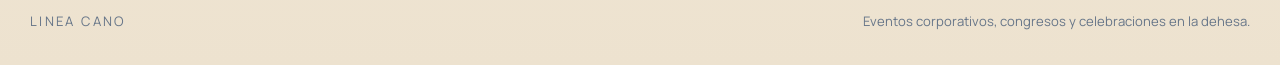
<file: eventos.html>
<!DOCTYPE html>
<html lang="es">
<head>
    <meta charset="UTF-8">
    <meta name="viewport" content="width=device-width, initial-scale=1.0">
    <title>Eventos | Linea Cano</title>
    <meta name="description" content="Eventos corporativos, congresos y celebraciones en la dehesa de Linea Cano.">
    <link rel="preconnect" href="https://fonts.googleapis.com">
    <link rel="preconnect" href="https://fonts.gstatic.com" crossorigin>
    <link href="https://fonts.googleapis.com/css2?family=Cormorant+Garamond:wght@400;500;600;700&family=Manrope:wght@400;500;600;700;800&display=swap" rel="stylesheet">
    <link rel="stylesheet" href="style.css">
</head>
<body>
    <header class="site-header">
        <a class="brand" href="index.html" aria-label="Inicio Linea Cano">
            <img class="brand-logo" src="imagenes/Logo_LineaCano.jpg" alt="Logo de Linea Cano">
        </a>

        <nav class="site-nav" aria-label="Principal">
            <a href="index.html">Inicio</a>
            <a href="ganaderias.html">Las ganaderías</a>
            <a href="horeca.html">HORECA & carne</a>
            <a href="eventos.html" aria-current="page">Eventos</a>
            <a href="reservas.html">Reservas</a>
            <a href="acceso.html">Acceso</a>
        </nav>

        <a class="header-cta" href="acceso.html">Solicitar dossier</a>
    </header>

    <main class="private-shell">
        <section class="section private-hero">
            <div class="section-heading">
                <p class="eyebrow">Eventos</p>
                <h1>Encuentros y celebraciones en plena dehesa.</h1>
            </div>

            <div class="gateway-grid">
                <article class="gateway-card">
                    <span class="role-kicker">Eventos corporativos</span>
                    <h3>Reuniones, convenciones y encuentros de empresa en un entorno diferente.</h3>
                    <p>Espacios rodeados de dehesa para compartir, trabajar y disfrutar de la gastronomía.</p>
                </article>

                <article class="gateway-card">
                    <span class="role-kicker">Bodas</span>
                    <h3>Celebraciones privadas con el paisaje y la gastronomía como protagonistas.</h3>
                    <p>Un lugar con identidad propia para compartir un día especial con familiares y amigos.</p>
                </article>
            </div>
        </section>

        <section class="section subpage-brand">
            <div class="subpage-brand-shell">
                <div class="subpage-brand-mark">
                    <div class="subpage-brand-ring subpage-brand-ring-a"></div>
                    <div class="subpage-brand-ring subpage-brand-ring-b"></div>
                    <img src="imagenes/Logo_LineaCano.jpg" alt="Marca Linea Cano" class="subpage-brand-logo">
                </div>
                <article class="subpage-brand-copy">
                    <p class="eyebrow">Sello Linea Cano</p>
                    <h2>Un entorno con personalidad para cada tipo de encuentro.</h2>
                    <p>
                        La dehesa, los espacios y la gastronomía se combinan para crear encuentros cercanos,
                        cuidados y adaptados a cada ocasión.
                    </p>
                </article>
            </div>
        </section>

        <section class="section thematic-section">
            <div class="section-heading">
                <p class="eyebrow">Espacios para eventos</p>
                <h2>Todo lo necesario para disfrutar de un encuentro especial.</h2>
            </div>

            <div class="sitemap-grid">
                <article class="sitemap-card">
                    <span class="role-kicker">Salón para 350 personas</span>
                    <h3>Un espacio amplio para empresas, congresos y celebraciones privadas.</h3>
                    <p>Un espacio versátil con capacidad para reunir hasta 350 personas.</p>
                </article>

                <article class="sitemap-card">
                    <span class="role-kicker">Atención personalizada</span>
                    <h3>Cuéntanos qué tipo de encuentro estás preparando.</h3>
                    <p>Nuestro equipo puede orientarte sobre los espacios y posibilidades de Linea Cano.</p>
                </article>

                <article class="sitemap-card">
                    <span class="role-kicker">Gastronomía y entorno</span>
                    <h3>Una propuesta conectada con la finca y sus productos.</h3>
                    <p>La gastronomía y el paisaje acompañan cada reunión o celebración.</p>
                    <a href="acceso.html">Contactar con comercial</a>
                </article>
            </div>
        </section>
    </main>

    <footer class="site-footer">
        <p>Linea Cano</p>
        <p>Eventos corporativos, congresos y celebraciones en la dehesa.</p>
    </footer>

    <script src="script.js"></script>
</body>
</html>
</file>
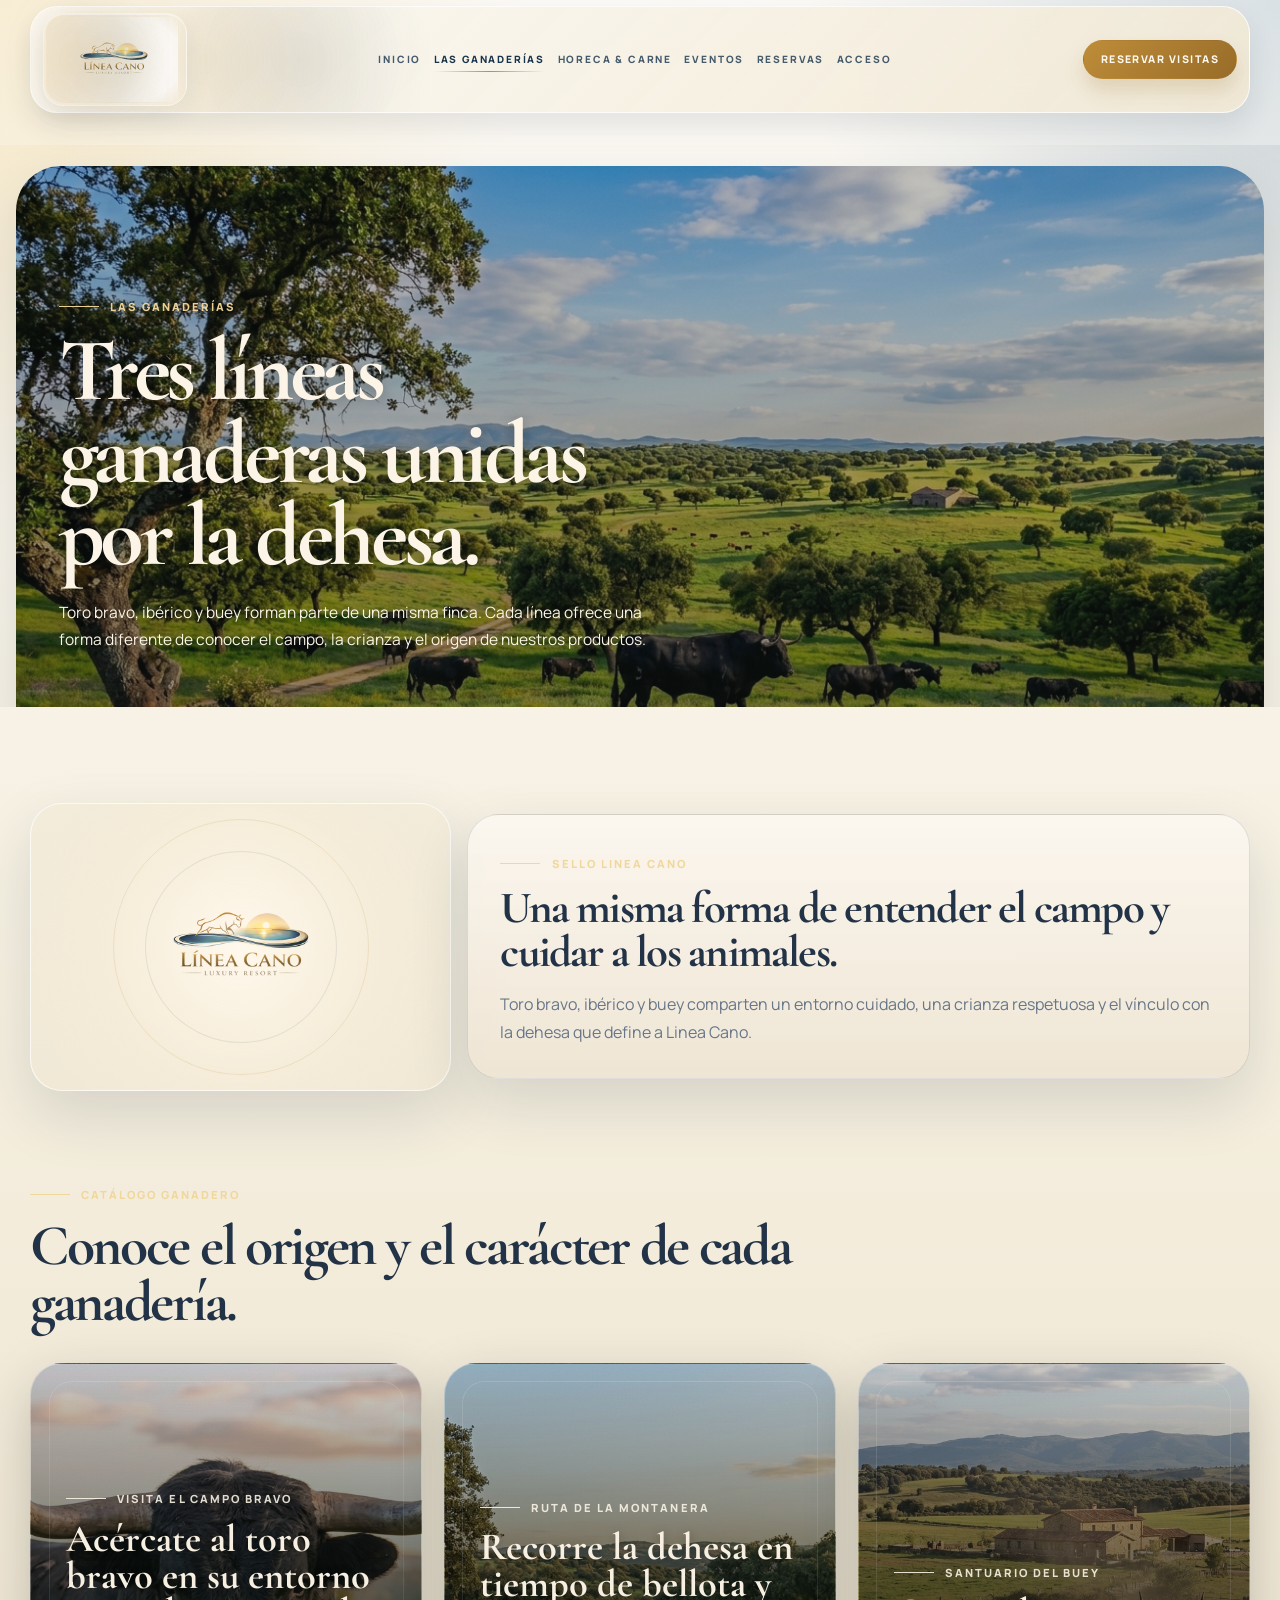
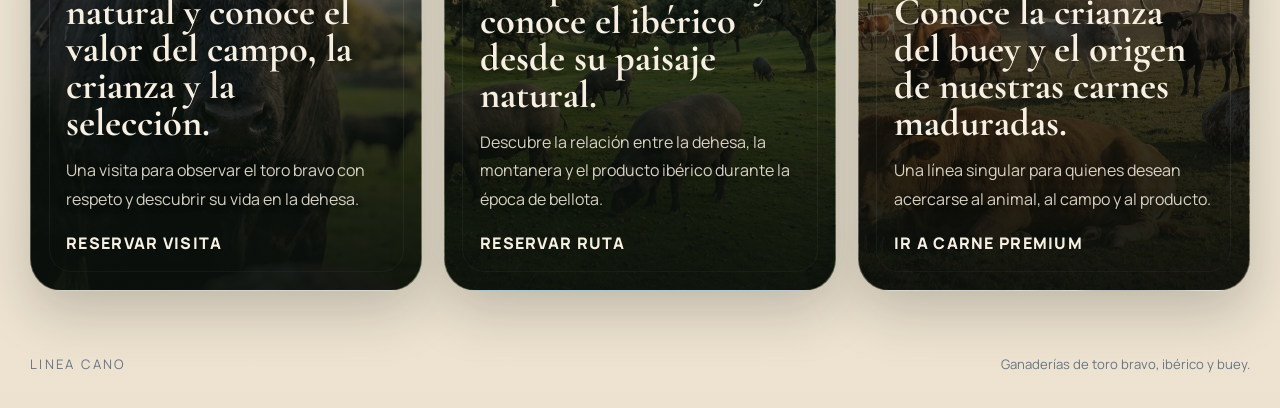
<file: ganaderias.html>
<!DOCTYPE html>
<html lang="es">
<head>
    <meta charset="UTF-8">
    <meta name="viewport" content="width=device-width, initial-scale=1.0">
    <title>Las ganaderías | Linea Cano</title>
    <meta name="description" content="Toro bravo, ibérico y buey dentro del ecosistema ganadero de Linea Cano.">
    <link rel="preconnect" href="https://fonts.googleapis.com">
    <link rel="preconnect" href="https://fonts.gstatic.com" crossorigin>
    <link href="https://fonts.googleapis.com/css2?family=Cormorant+Garamond:wght@400;500;600;700&family=Manrope:wght@400;500;600;700;800&display=swap" rel="stylesheet">
    <link rel="stylesheet" href="style.css">
</head>
<body>
    <header class="site-header">
        <a class="brand" href="index.html" aria-label="Inicio Linea Cano">
            <img class="brand-logo" src="imagenes/Logo_LineaCano.jpg" alt="Logo de Linea Cano">
        </a>

        <nav class="site-nav" aria-label="Principal">
            <a href="index.html">Inicio</a>
            <a href="ganaderias.html" aria-current="page">Las ganaderías</a>
            <a href="horeca.html">HORECA & carne</a>
            <a href="eventos.html">Eventos</a>
            <a href="reservas.html">Reservas</a>
            <a href="acceso.html">Acceso</a>
        </nav>

        <a class="header-cta" href="reservas.html">Reservar visitas</a>
    </header>

    <main class="private-shell">
        <section class="hero page-hero subpage-hero">
            <div
                class="hero-backdrop dynamic-image"
                data-image-local="imagenes/Dehesa.png"
                data-image-overlay="linear-gradient(rgba(23, 34, 31, 0.26), rgba(18, 24, 22, 0.56))"
            ></div>
            <div class="hero-grid">
                <div class="hero-copy">
                    <p class="eyebrow">Las ganaderías</p>
                    <h1>Tres líneas ganaderas unidas por la dehesa.</h1>
                    <p class="hero-text">
                        Toro bravo, ibérico y buey forman parte de una misma finca. Cada línea ofrece
                        una forma diferente de conocer el campo, la crianza y el origen de nuestros productos.
                    </p>
                </div>
            </div>
        </section>

        <section class="section subpage-brand">
            <div class="subpage-brand-shell">
                <div class="subpage-brand-mark">
                    <div class="subpage-brand-ring subpage-brand-ring-a"></div>
                    <div class="subpage-brand-ring subpage-brand-ring-b"></div>
                    <img src="imagenes/Logo_LineaCano.jpg" alt="Marca Linea Cano" class="subpage-brand-logo">
                </div>
                <article class="subpage-brand-copy">
                    <p class="eyebrow">Sello Linea Cano</p>
                    <h2>Una misma forma de entender el campo y cuidar a los animales.</h2>
                    <p>
                        Toro bravo, ibérico y buey comparten un entorno cuidado, una crianza respetuosa
                        y el vínculo con la dehesa que define a Linea Cano.
                    </p>
                </article>
            </div>
        </section>

        <section class="section thematic-section">
            <div class="section-heading">
                <p class="eyebrow">Catálogo ganadero</p>
                <h2>Conoce el origen y el carácter de cada ganadería.</h2>
            </div>

            <div class="sitemap-grid sitemap-grid-ganaderias">
                <article
                    class="sitemap-card sitemap-card-bravo dynamic-image"
                    data-image-local="imagenes/Toro.png"
                    data-image-overlay="linear-gradient(rgba(20, 24, 18, 0.14), rgba(15, 22, 16, 0.74))"
                >
                    <span class="role-kicker">Visita el campo bravo</span>
                    <h3>Acércate al toro bravo en su entorno natural y conoce el valor del campo, la crianza y la selección.</h3>
                    <p>Una visita para observar el toro bravo con respeto y descubrir su vida en la dehesa.</p>
                    <a href="reservas.html">Reservar visita</a>
                </article>

                <article
                    class="sitemap-card sitemap-card-iberico dynamic-image"
                    data-image-local="imagenes/Iberico.png"
                    data-image-overlay="linear-gradient(rgba(22, 28, 18, 0.12), rgba(13, 20, 14, 0.76))"
                >
                    <span class="role-kicker">Ruta de la montanera</span>
                    <h3>Recorre la dehesa en tiempo de bellota y conoce el ibérico desde su paisaje natural.</h3>
                    <p>Descubre la relación entre la dehesa, la montanera y el producto ibérico durante la época de bellota.</p>
                    <a href="reservas.html">Reservar ruta</a>
                </article>

                <article
                    class="sitemap-card sitemap-card-buey dynamic-image"
                    data-image-local="imagenes/buey.png"
                    data-image-overlay="linear-gradient(rgba(24, 22, 16, 0.14), rgba(16, 14, 11, 0.78))"
                >
                    <span class="role-kicker">Santuario del buey</span>
                    <h3>Conoce la crianza del buey y el origen de nuestras carnes maduradas.</h3>
                    <p>Una línea singular para quienes desean acercarse al animal, al campo y al producto.</p>
                    <a href="horeca.html">Ir a carne premium</a>
                </article>
            </div>
        </section>
    </main>

    <footer class="site-footer">
        <p>Linea Cano</p>
        <p>Ganaderías de toro bravo, ibérico y buey.</p>
    </footer>

    <script src="script.js"></script>
</body>
</html>
</file>
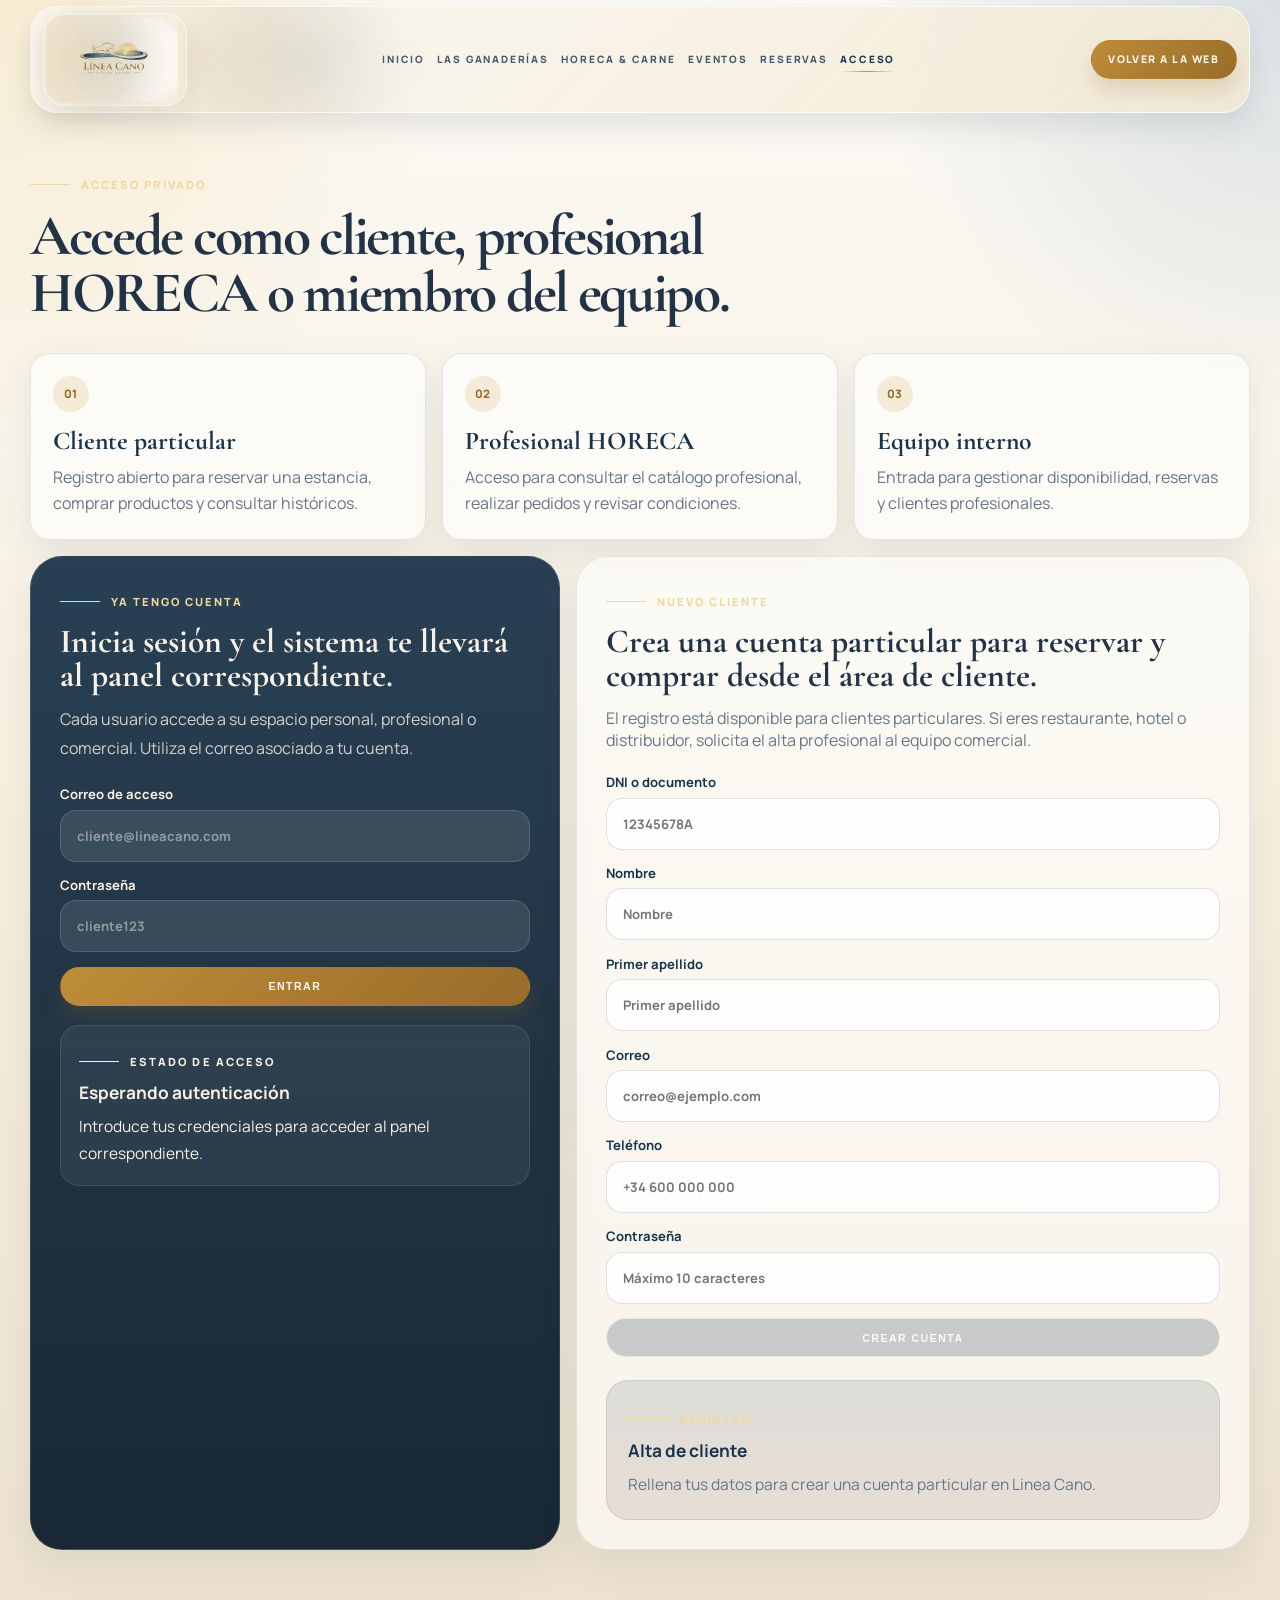
<file: horeca-privado.html>
<!DOCTYPE html>
<html lang="es">
<head>
    <meta charset="UTF-8">
    <meta name="viewport" content="width=device-width, initial-scale=1.0">
    <title>Área HORECA | Linea Cano</title>
    <meta name="description" content="Panel privado HORECA para catálogo profesional, pedidos y relación comercial de Linea Cano.">
    <link rel="preconnect" href="https://fonts.googleapis.com">
    <link rel="preconnect" href="https://fonts.gstatic.com" crossorigin>
    <link href="https://fonts.googleapis.com/css2?family=Cormorant+Garamond:wght@400;500;600;700&family=Manrope:wght@400;500;600;700;800&display=swap" rel="stylesheet">
    <link rel="stylesheet" href="style.css">
</head>
<body data-pagina-privada="horeca">
    <header class="site-header">
        <a class="brand" href="index.html" aria-label="Inicio Linea Cano">
            <img class="brand-logo" src="imagenes/Logo_LineaCano.jpg" alt="Logo de Linea Cano">
        </a>

        <nav class="site-nav" aria-label="Navegación privada HORECA">
            <a href="#panel" aria-current="true">Panel</a>
            <a href="#catalogo">Catálogo</a>
            <a href="#condiciones">Condiciones</a>
            <a href="#compras">Pedidos</a>
            <a href="index.html">Web pública</a>
        </nav>

        <button class="header-cta private-logout" id="boton-cerrar-sesion" type="button">Cerrar sesión</button>
    </header>

    <main class="private-shell" id="panel">
        <section class="section private-hero">
            <div class="section-heading">
                <p class="eyebrow">Área HORECA</p>
                <h1 id="titulo-pagina-privada">Catálogo, pedidos y relación comercial para profesionales HORECA.</h1>
            </div>

            <div class="client-overview">
                <article class="private-card private-card-dark">
                    <span class="role-kicker">Sesión profesional</span>
                    <h3 id="nombre-usuario-privado">Cliente HORECA</h3>
                    <p class="auth-copy" id="texto-usuario-privado">
                        Desde este acceso profesional puedes consultar el catálogo, realizar pedidos y revisar su historial.
                    </p>

                    <div class="session-status" id="estado-sesion" data-state="horeca">
                        <p class="availability-label">Estado de acceso</p>
                        <strong class="availability-title">Acceso HORECA autorizado</strong>
                        <p class="availability-text">El perfil profesional puede preparar pedidos y consultar condiciones de trabajo.</p>
                    </div>
                </article>

                <article class="client-action-panel">
                    <a class="client-action" href="#catalogo">
                        <span>01</span>
                        <strong>Catálogo profesional</strong>
                        <small>Líneas seleccionadas para restauración y hostelería.</small>
                    </a>
                    <a class="client-action" href="#condiciones">
                        <span>02</span>
                        <strong>Condiciones B2B</strong>
                        <small>Pedido mínimo, frecuencia, contacto y gestión comercial.</small>
                    </a>
                    <a class="client-action" href="#compras">
                        <span>03</span>
                        <strong>Pedidos</strong>
                        <small>Prepara pedidos y consulta tu historial.</small>
                    </a>
                </article>
            </div>
        </section>

        <section class="section shop-section" id="catalogo">
            <div class="section-heading">
                <p class="eyebrow">Catálogo profesional</p>
                <h2>Productos para cocinas, hoteles y compradores especializados.</h2>
            </div>

            <div class="shop-layout">
                <div class="product-shop-grid">
                    <article class="shop-product-card">
                        <img src="imagenes/Iberico.png" alt="Línea ibérica profesional">
                        <div>
                            <span class="role-kicker">Ibérico</span>
                            <h3>Lote profesional ibérico</h3>
                            <p>Formato degustación para carta, eventos y servicio gastronómico.</p>
                            <div class="shop-product-footer">
                                <strong>89,00 €</strong>
                                <button class="button button-primary" type="button" data-action="agregar-producto" data-producto="iberico">Añadir</button>
                            </div>
                        </div>
                    </article>

                    <article class="shop-product-card">
                        <img src="imagenes/buey.png" alt="Buey madurado profesional">
                        <div>
                            <span class="role-kicker">Buey</span>
                            <h3>Corte madurado profesional</h3>
                            <p>Pieza premium para cocina especializada y propuesta de alto valor.</p>
                            <div class="shop-product-footer">
                                <strong>126,00 €</strong>
                                <button class="button button-primary" type="button" data-action="agregar-producto" data-producto="buey">Añadir</button>
                            </div>
                        </div>
                    </article>

                    <article class="shop-product-card">
                        <img src="imagenes/Fresco.png" alt="Despensa fresca profesional">
                        <div>
                            <span class="role-kicker">Despensa</span>
                            <h3>Cesta fresca de temporada</h3>
                            <p>Producto de huerta y complementos para menús de proximidad.</p>
                            <div class="shop-product-footer">
                                <strong>42,00 €</strong>
                                <button class="button button-primary" type="button" data-action="agregar-producto" data-producto="despensa">Añadir</button>
                            </div>
                        </div>
                    </article>
                </div>

                <aside class="cart-panel" aria-live="polite">
                    <div class="booking-head">
                        <span class="role-kicker">Pedido</span>
                        <h3>Carrito profesional</h3>
                    </div>
                    <div class="cart-items" id="lista-carrito"></div>
                    <div class="cart-total">
                        <span>Total</span>
                        <strong id="total-carrito">0,00 €</strong>
                    </div>
                    <button class="button button-primary booking-submit" id="boton-confirmar-compra" type="button">Confirmar pedido</button>
                    <button class="button button-secondary booking-submit" id="boton-vaciar-carrito" type="button">Vaciar carrito</button>
                    <div class="availability-card" id="estado-carrito" data-state="bloqueado">
                        <p class="availability-label">Estado del pedido</p>
                        <strong class="availability-title">Sin productos</strong>
                        <p class="availability-text">Añade productos para preparar un pedido profesional.</p>
                    </div>
                </aside>
            </div>
        </section>

        <section class="section" id="condiciones">
            <div class="section-heading">
                <p class="eyebrow">Condiciones B2B</p>
                <h2>Condiciones adaptadas al cliente profesional.</h2>
            </div>

            <div class="private-grid">
                <article class="private-card">
                    <span class="role-kicker">Relación comercial</span>
                    <h3>Pedido recurrente, contacto directo y condiciones por cliente.</h3>
                    <div class="role-features">
                        <article>
                            <strong>Pedido mínimo</strong>
                            <span>Definible por familia de producto y frecuencia de servicio.</span>
                        </article>
                        <article>
                            <strong>Atención comercial</strong>
                            <span>Seguimiento desde el panel maestro para altas, pedidos y oportunidades.</span>
                        </article>
                        <article>
                            <strong>Condiciones</strong>
                            <span>Consulta con el equipo comercial las condiciones asociadas a tu cuenta.</span>
                        </article>
                    </div>
                </article>

                <article class="private-card">
                    <span class="role-kicker">Tus pedidos</span>
                    <h3>Prepara un pedido y consulta después su historial.</h3>
                    <p class="private-text">
                        Añade productos al carrito, revisa las cantidades y confirma el pedido cuando esté listo.
                    </p>
                </article>
            </div>
        </section>

        <section class="section" id="compras">
            <div class="section-heading">
                <p class="eyebrow">Historial profesional</p>
                <h2>Pedidos realizados desde el área HORECA.</h2>
            </div>

            <div class="reservation-history" id="historial-compras" aria-live="polite"></div>
        </section>
    </main>

    <script src="portal-privado.js"></script>
</body>
</html>
</file>
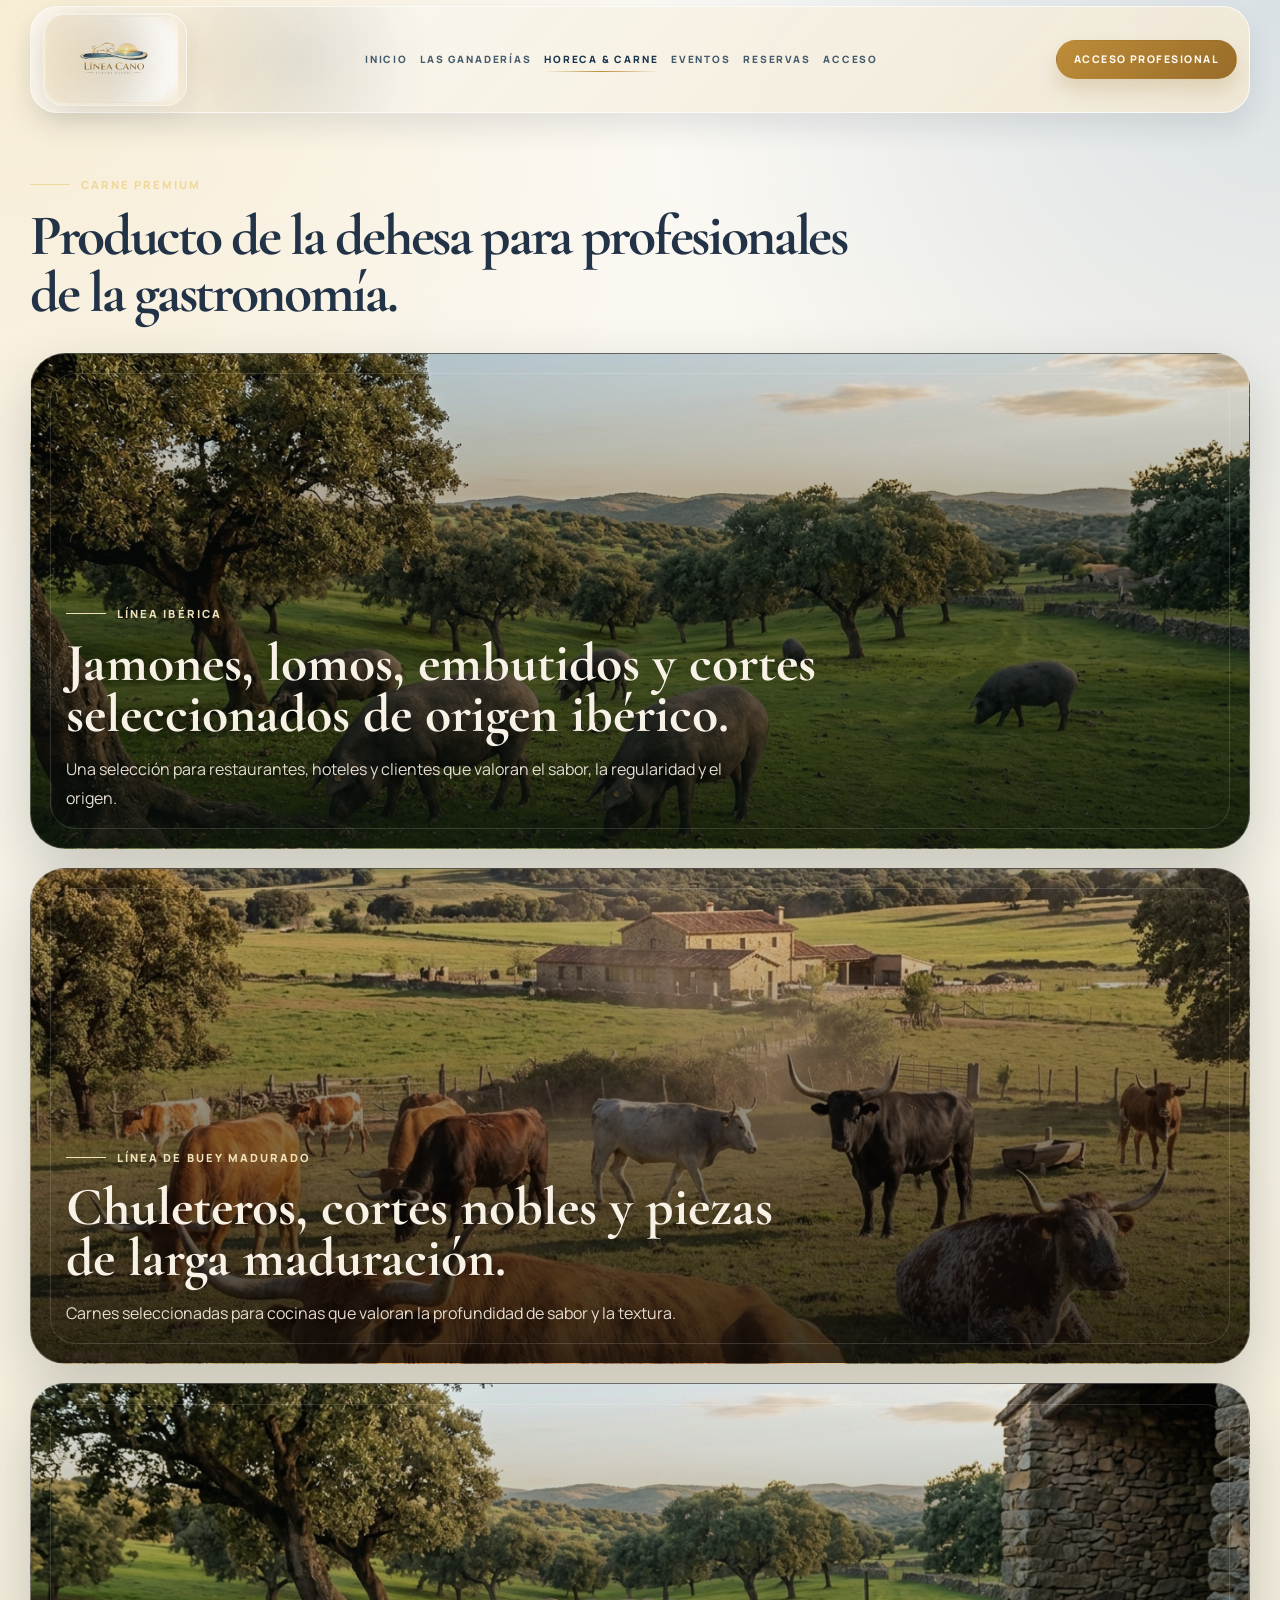
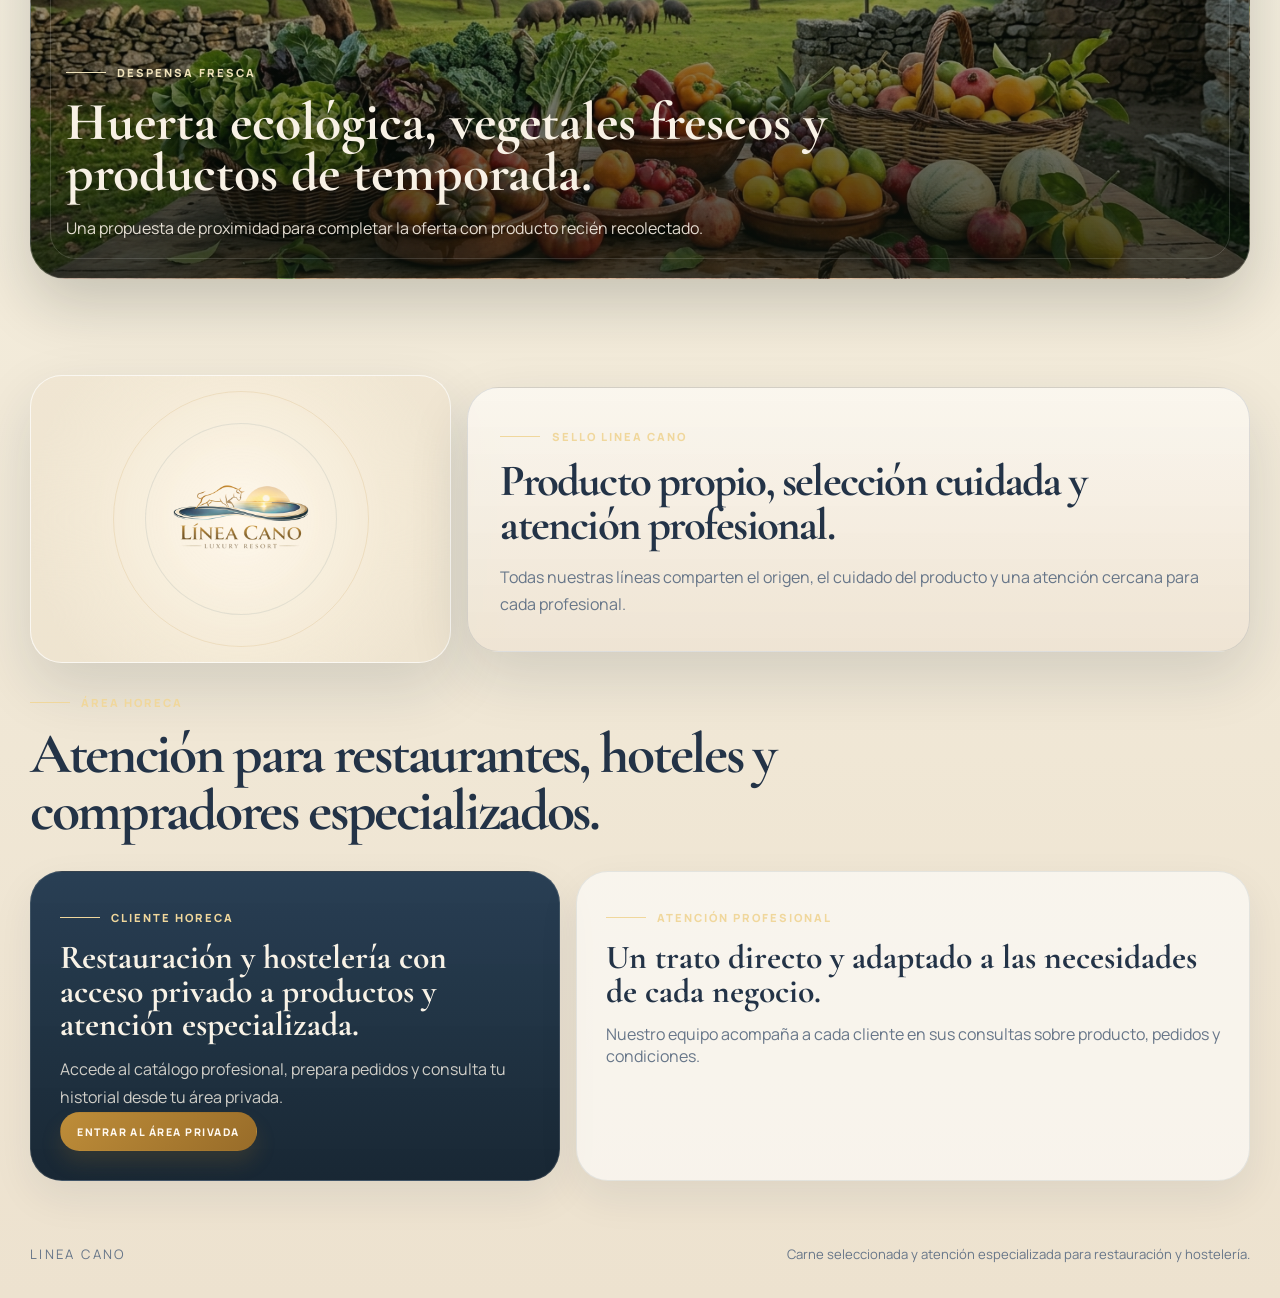
<file: horeca.html>
<!DOCTYPE html>
<html lang="es">
<head>
    <meta charset="UTF-8">
    <meta name="viewport" content="width=device-width, initial-scale=1.0">
    <title>Carne & HORECA | Linea Cano</title>
    <meta name="description" content="Producto de la dehesa y atención profesional HORECA en Linea Cano.">
    <link rel="preconnect" href="https://fonts.googleapis.com">
    <link rel="preconnect" href="https://fonts.gstatic.com" crossorigin>
    <link href="https://fonts.googleapis.com/css2?family=Cormorant+Garamond:wght@400;500;600;700&family=Manrope:wght@400;500;600;700;800&display=swap" rel="stylesheet">
    <link rel="stylesheet" href="style.css">
</head>
<body>
    <header class="site-header">
        <a class="brand" href="index.html" aria-label="Inicio Linea Cano">
            <img class="brand-logo" src="imagenes/Logo_LineaCano.jpg" alt="Logo de Linea Cano">
        </a>

        <nav class="site-nav" aria-label="Principal">
            <a href="index.html">Inicio</a>
            <a href="ganaderias.html">Las ganaderías</a>
            <a href="horeca.html" aria-current="page">HORECA & carne</a>
            <a href="eventos.html">Eventos</a>
            <a href="reservas.html">Reservas</a>
            <a href="acceso.html">Acceso</a>
        </nav>

        <a class="header-cta" href="acceso.html">Acceso profesional</a>
    </header>

    <main class="private-shell">
        <section class="section private-hero">
            <div class="section-heading">
                <p class="eyebrow">Carne premium</p>
                <h1>Producto de la dehesa para profesionales de la gastronomía.</h1>
            </div>

            <div class="product-lines">
                <article
                    class="product-line-card dynamic-image"
                    data-image-local="imagenes/Iberico.png"
                    data-image-overlay="linear-gradient(rgba(18, 24, 18, 0.1), rgba(10, 16, 12, 0.8))"
                >
                    <span class="role-kicker">Línea ibérica</span>
                    <h3>Jamones, lomos, embutidos y cortes seleccionados de origen ibérico.</h3>
                    <p>Una selección para restaurantes, hoteles y clientes que valoran el sabor, la regularidad y el origen.</p>
                </article>

                <article
                    class="product-line-card dynamic-image"
                    data-image-local="imagenes/buey.png"
                    data-image-overlay="linear-gradient(rgba(22, 18, 14, 0.1), rgba(12, 10, 8, 0.82))"
                >
                    <span class="role-kicker">Línea de buey madurado</span>
                    <h3>Chuleteros, cortes nobles y piezas de larga maduración.</h3>
                    <p>Carnes seleccionadas para cocinas que valoran la profundidad de sabor y la textura.</p>
                </article>

                <article
                    class="product-line-card dynamic-image"
                    data-image-local="imagenes/Fresco.png"
                    data-image-overlay="linear-gradient(rgba(18, 28, 18, 0.08), rgba(9, 17, 11, 0.76))"
                >
                    <span class="role-kicker">Despensa fresca</span>
                    <h3>Huerta ecológica, vegetales frescos y productos de temporada.</h3>
                    <p>Una propuesta de proximidad para completar la oferta con producto recién recolectado.</p>
                </article>
            </div>
        </section>

        <section class="section subpage-brand">
            <div class="subpage-brand-shell">
                <div class="subpage-brand-mark">
                    <div class="subpage-brand-ring subpage-brand-ring-a"></div>
                    <div class="subpage-brand-ring subpage-brand-ring-b"></div>
                    <img src="imagenes/Logo_LineaCano.jpg" alt="Marca Linea Cano" class="subpage-brand-logo">
                </div>
                <article class="subpage-brand-copy">
                    <p class="eyebrow">Sello Linea Cano</p>
                    <h2>Producto propio, selección cuidada y atención profesional.</h2>
                    <p>
                        Todas nuestras líneas comparten el origen, el cuidado del producto y una atención cercana
                        para cada profesional.
                    </p>
                </article>
            </div>
        </section>

        <section class="section private-hero">
            <div class="section-heading">
                <p class="eyebrow">Área HORECA</p>
                <h2>Atención para restaurantes, hoteles y compradores especializados.</h2>
            </div>

            <div class="private-grid">
                <article class="private-card private-card-dark">
                    <span class="role-kicker">Cliente HORECA</span>
                    <h3>Restauración y hostelería con acceso privado a productos y atención especializada.</h3>
                    <p class="auth-copy">
                        Accede al catálogo profesional, prepara pedidos y consulta tu historial desde tu área privada.
                    </p>
                    <a class="button button-primary" href="acceso.html">Entrar al área privada</a>
                </article>

                <article class="private-card">
                    <span class="role-kicker">Atención profesional</span>
                    <h3>Un trato directo y adaptado a las necesidades de cada negocio.</h3>
                    <p class="private-text">
                        Nuestro equipo acompaña a cada cliente en sus consultas sobre producto, pedidos y condiciones.
                    </p>
                </article>
            </div>
        </section>
    </main>

    <footer class="site-footer">
        <p>Linea Cano</p>
        <p>Carne seleccionada y atención especializada para restauración y hostelería.</p>
    </footer>

    <script src="script.js"></script>
</body>
</html>
</file>
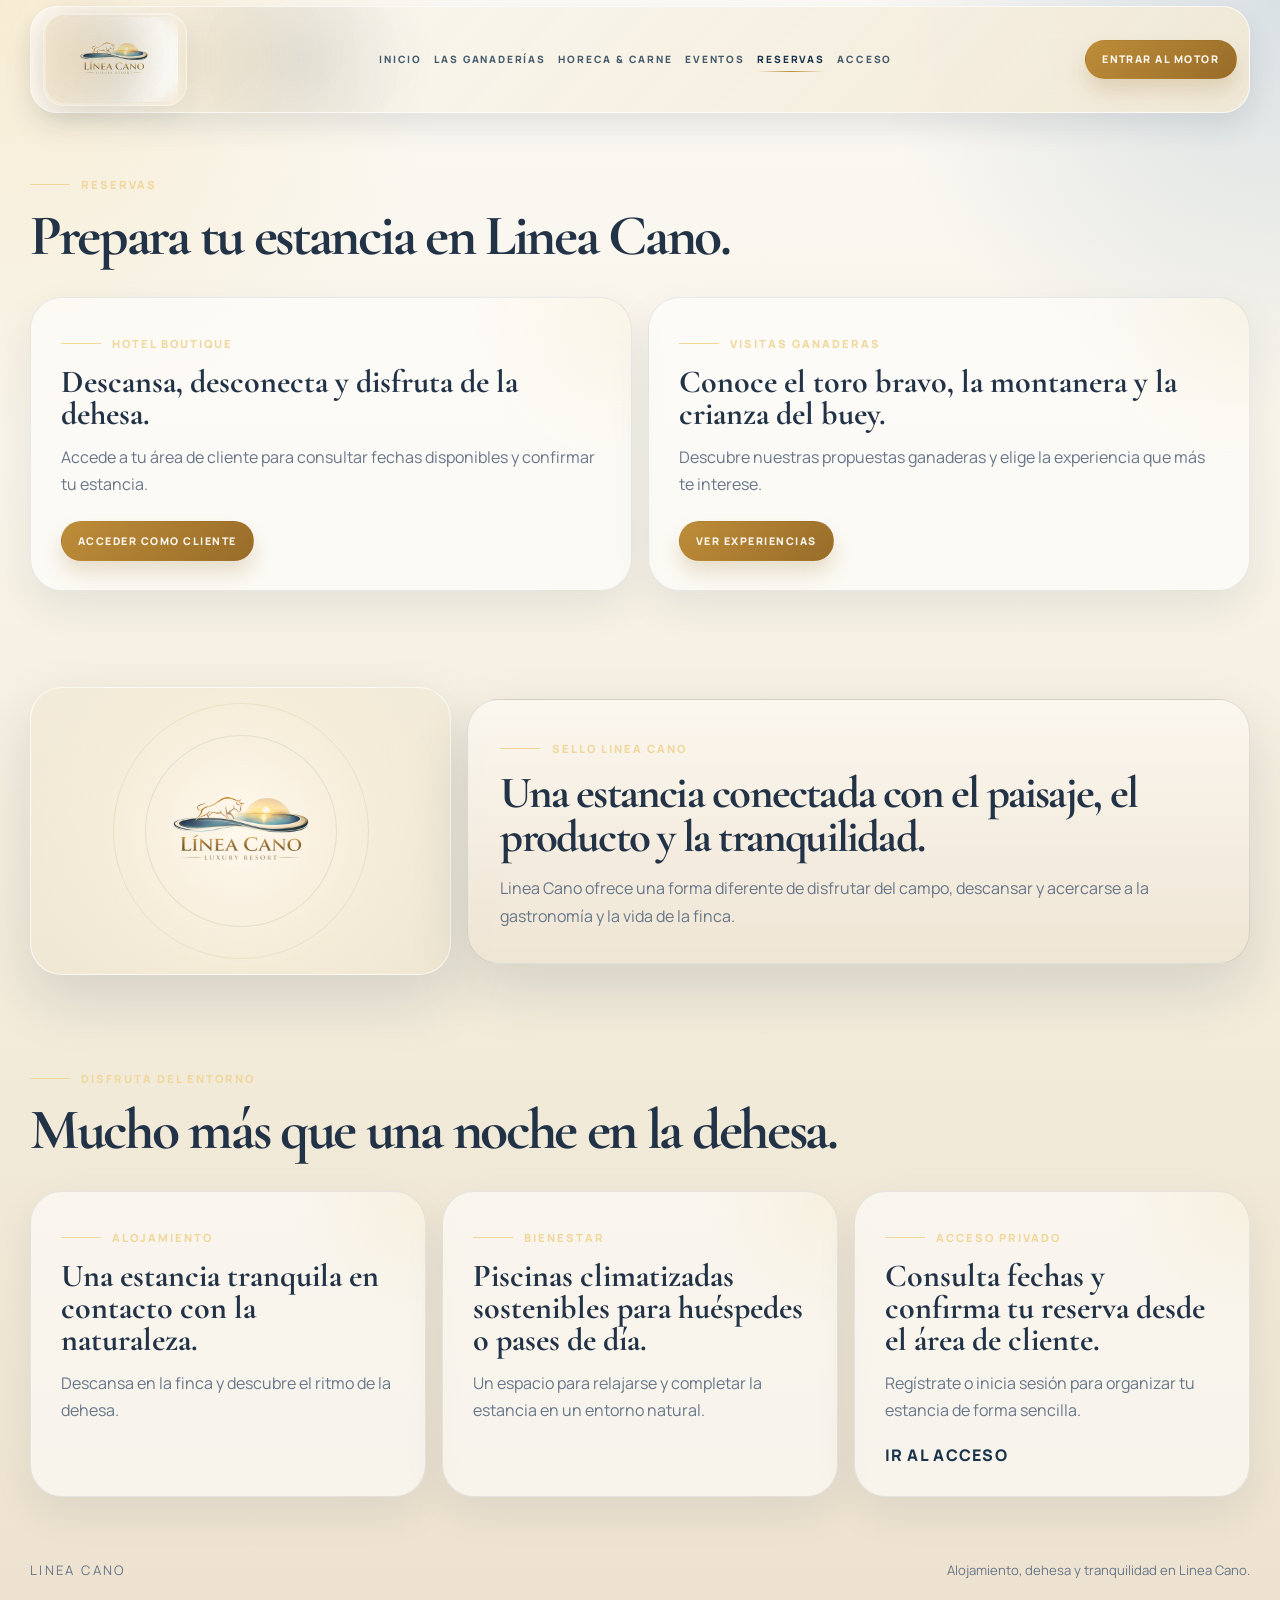
<file: reservas.html>
<!DOCTYPE html>
<html lang="es">
<head>
    <meta charset="UTF-8">
    <meta name="viewport" content="width=device-width, initial-scale=1.0">
    <title>Reservas | Linea Cano</title>
    <meta name="description" content="Motor unificado de reservas para hotel boutique, visitas ganaderas y paquetes de Linea Cano.">
    <link rel="preconnect" href="https://fonts.googleapis.com">
    <link rel="preconnect" href="https://fonts.gstatic.com" crossorigin>
    <link href="https://fonts.googleapis.com/css2?family=Cormorant+Garamond:wght@400;500;600;700&family=Manrope:wght@400;500;600;700;800&display=swap" rel="stylesheet">
    <link rel="stylesheet" href="style.css">
</head>
<body>
    <header class="site-header">
        <a class="brand" href="index.html" aria-label="Inicio Linea Cano">
            <img class="brand-logo" src="imagenes/Logo_LineaCano.jpg" alt="Logo de Linea Cano">
        </a>

        <nav class="site-nav" aria-label="Principal">
            <a href="index.html">Inicio</a>
            <a href="ganaderias.html">Las ganaderías</a>
            <a href="horeca.html">HORECA & carne</a>
            <a href="eventos.html">Eventos</a>
            <a href="reservas.html" aria-current="page">Reservas</a>
            <a href="acceso.html">Acceso</a>
        </nav>

        <a class="header-cta" href="acceso.html">Entrar al motor</a>
    </header>

    <main class="private-shell">
        <section class="section private-hero">
            <div class="section-heading">
                <p class="eyebrow">Reservas</p>
                <h1>Prepara tu estancia en Linea Cano.</h1>
            </div>

            <div class="gateway-grid">
                <article class="gateway-card">
                    <span class="role-kicker">Hotel boutique</span>
                    <h3>Descansa, desconecta y disfruta de la dehesa.</h3>
                    <p>Accede a tu área de cliente para consultar fechas disponibles y confirmar tu estancia.</p>
                    <a class="button button-primary" href="acceso.html">Acceder como cliente</a>
                </article>

                <article class="gateway-card">
                    <span class="role-kicker">Visitas ganaderas</span>
                    <h3>Conoce el toro bravo, la montanera y la crianza del buey.</h3>
                    <p>Descubre nuestras propuestas ganaderas y elige la experiencia que más te interese.</p>
                    <a class="button button-primary" href="ganaderias.html">Ver experiencias</a>
                </article>
            </div>
        </section>

        <section class="section subpage-brand">
            <div class="subpage-brand-shell">
                <div class="subpage-brand-mark">
                    <div class="subpage-brand-ring subpage-brand-ring-a"></div>
                    <div class="subpage-brand-ring subpage-brand-ring-b"></div>
                    <img src="imagenes/Logo_LineaCano.jpg" alt="Marca Linea Cano" class="subpage-brand-logo">
                </div>
                <article class="subpage-brand-copy">
                    <p class="eyebrow">Sello Linea Cano</p>
                    <h2>Una estancia conectada con el paisaje, el producto y la tranquilidad.</h2>
                    <p>
                        Linea Cano ofrece una forma diferente de disfrutar del campo, descansar y acercarse
                        a la gastronomía y la vida de la finca.
                    </p>
                </article>
            </div>
        </section>

        <section class="section thematic-section">
            <div class="section-heading">
                <p class="eyebrow">Disfruta del entorno</p>
                <h2>Mucho más que una noche en la dehesa.</h2>
            </div>

            <div class="sitemap-grid">
                <article class="sitemap-card">
                    <span class="role-kicker">Alojamiento</span>
                    <h3>Una estancia tranquila en contacto con la naturaleza.</h3>
                    <p>Descansa en la finca y descubre el ritmo de la dehesa.</p>
                </article>

                <article class="sitemap-card">
                    <span class="role-kicker">Bienestar</span>
                    <h3>Piscinas climatizadas sostenibles para huéspedes o pases de día.</h3>
                    <p>Un espacio para relajarse y completar la estancia en un entorno natural.</p>
                </article>

                <article class="sitemap-card">
                    <span class="role-kicker">Acceso privado</span>
                    <h3>Consulta fechas y confirma tu reserva desde el área de cliente.</h3>
                    <p>Regístrate o inicia sesión para organizar tu estancia de forma sencilla.</p>
                    <a href="acceso.html">Ir al acceso</a>
                </article>
            </div>
        </section>
    </main>

    <footer class="site-footer">
        <p>Linea Cano</p>
        <p>Alojamiento, dehesa y tranquilidad en Linea Cano.</p>
    </footer>

    <script src="script.js"></script>
</body>
</html>
</file>
<file: style.css>
:root {
    --bg: #f7f2e8;
    --surface: rgba(250, 246, 239, 0.88);
    --surface-strong: #efe5d4;
    --ink: #233347;
    --muted: #677689;
    --accent: #be8d39;
    --accent-deep: #986c29;
    --accent-soft: rgba(190, 141, 57, 0.14);
    --navy: #2a4c68;
    --navy-deep: #18344c;
    --sun: #f0d79c;
    --line: rgba(42, 76, 104, 0.14);
    --shadow: 0 24px 60px rgba(24, 41, 59, 0.14);
}

* {
    box-sizing: border-box;
    margin: 0;
    padding: 0;
}

html {
    scroll-behavior: smooth;
}

body {
    min-height: 100vh;
    font-family: "Manrope", sans-serif;
    color: var(--ink);
    background:
        radial-gradient(circle at top left, rgba(240, 215, 156, 0.38), transparent 22%),
        radial-gradient(circle at top right, rgba(60, 109, 149, 0.18), transparent 20%),
        linear-gradient(180deg, #fcfaf6 0%, #f5efdf 50%, #ede2cf 100%);
    -webkit-font-smoothing: antialiased;
}

a {
    color: inherit;
    text-decoration: none;
}

img {
    display: block;
    max-width: 100%;
}

.is-hidden {
    display: none !important;
}

.site-header,
.section,
.stats-strip,
.site-footer {
    width: min(1220px, calc(100% - 2rem));
    margin: 0 auto;
}

.site-header {
    position: sticky;
    top: 0.22rem;
    z-index: 30;
    display: grid;
    grid-template-columns: auto 1fr auto;
    align-items: center;
    gap: 0.95rem;
    padding: 0.38rem 0.78rem;
    margin-top: 0.35rem;
    border: 1px solid rgba(255, 255, 255, 0.7);
    border-radius: 1.7rem;
    background:
        radial-gradient(circle at 14% 50%, rgba(190, 141, 57, 0.16), transparent 18%),
        radial-gradient(circle at 22% 50%, rgba(42, 76, 104, 0.1), transparent 14%),
        linear-gradient(135deg, rgba(252, 249, 243, 0.94), rgba(241, 232, 212, 0.88));
    backdrop-filter: blur(18px);
    box-shadow: 0 14px 28px rgba(32, 52, 74, 0.11);
    will-change: auto;
}

.brand {
    display: inline-flex;
    align-items: center;
    position: relative;
    padding: 0.18rem 0.48rem 0.18rem 0.32rem;
    border-radius: 1.3rem;
    background:
        radial-gradient(circle at 20% 50%, rgba(255, 246, 229, 0.92), rgba(243, 234, 217, 0.72) 48%, rgba(243, 234, 217, 0.18) 78%),
        linear-gradient(90deg, rgba(255, 251, 244, 0.52), rgba(243, 235, 220, 0.1));
    border: 1px solid rgba(255, 255, 255, 0.38);
    box-shadow:
        inset 0 1px 0 rgba(255, 255, 255, 0.4),
        0 10px 24px rgba(28, 46, 65, 0.08);
    overflow: visible;
    isolation: isolate;
}

.brand::before {
    content: "";
    position: absolute;
    inset: 0.1rem;
    border-radius: 1.15rem;
    background:
        linear-gradient(90deg, rgba(190, 141, 57, 0.08), rgba(42, 76, 104, 0.04) 52%, rgba(255, 255, 255, 0));
    z-index: 0;
}

.brand::after {
    content: "";
    position: absolute;
    inset: -0.32rem;
    border-radius: 1.45rem;
    background:
        radial-gradient(circle at 26% 50%, rgba(190, 141, 57, 0.16), rgba(247, 242, 232, 0) 56%),
        radial-gradient(circle at 38% 50%, rgba(42, 76, 104, 0.1), rgba(247, 242, 232, 0) 64%);
    filter: blur(16px);
    z-index: 0;
}

.brand-logo {
    position: relative;
    z-index: 1;
    width: auto;
    height: 5.35rem;
    object-fit: contain;
    mix-blend-mode: multiply;
    filter: saturate(1.04) contrast(1.02) brightness(1.02);
    -webkit-mask-image: radial-gradient(ellipse at center, #000 62%, rgba(0, 0, 0, 0.9) 76%, rgba(0, 0, 0, 0.38) 88%, transparent 100%);
    mask-image: radial-gradient(ellipse at center, #000 62%, rgba(0, 0, 0, 0.9) 76%, rgba(0, 0, 0, 0.38) 88%, transparent 100%);
    transform-origin: left center;
    backface-visibility: hidden;
    will-change: auto;
}

.site-nav {
    display: flex;
    justify-content: center;
    flex-wrap: wrap;
    gap: 0.78rem;
    padding-inline: 0.2rem;
}

.site-nav a,
.eyebrow,
.card-label,
.role-kicker,
.availability-label,
.feature-list span,
.site-footer p:first-child {
    text-transform: uppercase;
    letter-spacing: 0.18em;
}

.site-nav a {
    position: relative;
    font-size: 0.63rem;
    font-weight: 800;
    color: rgba(24, 52, 76, 0.8);
}

.site-nav a::after {
    content: "";
    position: absolute;
    left: 0;
    bottom: -0.35rem;
    width: 100%;
    height: 1px;
    background: linear-gradient(90deg, transparent, var(--accent), transparent);
    transform: scaleX(0);
    transform-origin: center;
    transition: transform 180ms ease;
}

.site-nav a:hover::after,
.site-nav a:focus-visible::after,
.site-nav a[aria-current="page"]::after,
.site-nav a[aria-current="true"]::after {
    transform: scaleX(1);
}

.site-nav a[aria-current="page"],
.site-nav a[aria-current="true"] {
    color: var(--navy-deep);
}

.header-cta,
.button {
    display: inline-flex;
    align-items: center;
    justify-content: center;
    min-height: 2.45rem;
    padding: 0.65rem 1.02rem;
    border-radius: 999px;
    border: 1px solid transparent;
    font-size: 0.66rem;
    font-weight: 800;
    letter-spacing: 0.14em;
    text-transform: uppercase;
    transition: transform 180ms ease, box-shadow 180ms ease, background-color 180ms ease;
}

.header-cta {
    transition:
        transform 180ms ease,
        box-shadow 180ms ease,
        background-color 180ms ease;
    justify-self: end;
}

.header-cta,
.button-primary {
    background: linear-gradient(135deg, var(--accent), var(--accent-deep));
    color: #fff9f0;
    box-shadow: 0 12px 20px rgba(152, 108, 41, 0.2);
}

.header-cta:hover,
.button:hover,
.header-cta:focus-visible,
.button:focus-visible {
    transform: translateY(-2px);
}

.button-secondary {
    border-color: rgba(255, 249, 240, 0.62);
    color: #fff9f0;
    background: rgba(27, 52, 75, 0.22);
}

.button:disabled {
    cursor: not-allowed;
    opacity: 0.48;
    transform: none;
    box-shadow: none;
}

.hero h1,
.section-heading h1,
.section-heading h2,
.hero-card h2,
.product-copy h3,
.showcase-copy h3,
.role-summary h3,
.booking-head h3,
.reserve-card h2 {
    font-family: "Cormorant Garamond", serif;
}

.hero {
    position: relative;
    padding: 5.7rem 0 3rem;
    overflow: hidden;
    background:
        radial-gradient(circle at top left, rgba(240, 215, 156, 0.18), transparent 26%),
        radial-gradient(circle at top right, rgba(42, 76, 104, 0.08), transparent 22%);
}

.hero-backdrop {
    position: absolute;
    inset: 1.3rem 0 auto;
    height: 47rem;
    width: min(1280px, calc(100% - 2rem));
    margin: 0 auto;
    border-radius: 2.8rem;
    background:
        linear-gradient(rgba(23, 40, 57, 0.3), rgba(20, 30, 43, 0.56)),
        linear-gradient(rgba(23, 40, 57, 0.3), rgba(20, 30, 43, 0.56));
    box-shadow: var(--shadow);
    background-position: center;
    background-size: cover;
}

.subpage-hero .hero-copy,
.subpage-hero .hero-text,
.subpage-hero .hero-copy .eyebrow,
.subpage-hero .hero-copy h1 {
    color: #fbf4e7;
    text-shadow: 0 2px 14px rgba(10, 14, 12, 0.28);
}

.subpage-hero .hero-copy .eyebrow {
    color: rgba(244, 214, 152, 0.96);
}

.hero-grid {
    position: relative;
    z-index: 1;
    width: min(1220px, calc(100% - 2rem));
    margin: 0 auto;
    min-height: 34rem;
    display: grid;
    grid-template-columns: minmax(0, 1.05fr) minmax(340px, 0.95fr);
    align-items: center;
    gap: 2rem;
    padding: 3rem 1rem 0;
}

.hero-copy {
    max-width: 46rem;
    color: var(--navy-deep);
    padding: 0 0 1rem 0.8rem;
}

.eyebrow,
.card-label,
.role-kicker,
.availability-label {
    display: inline-flex;
    align-items: center;
    gap: 0.7rem;
    font-size: 0.7rem;
    font-weight: 800;
    color: var(--sun);
}

.eyebrow::before,
.card-label::before,
.role-kicker::before,
.availability-label::before {
    content: "";
    width: 2.5rem;
    height: 1px;
    background: currentColor;
}

.hero h1 {
    margin-top: 1rem;
    font-size: clamp(3.5rem, 7vw, 6rem);
    line-height: 0.92;
    letter-spacing: -0.05em;
}

.hero-text,
.story-copy p,
.product-copy p,
.showcase-copy p,
.role-summary p,
.role-features span,
.reserve-card p,
.availability-text,
.booking-form label {
    font-size: 0.97rem;
    line-height: 1.72;
}

.hero-text {
    max-width: 38rem;
    margin-top: 1.35rem;
    color: var(--muted);
}

.hero-actions {
    display: flex;
    flex-wrap: wrap;
    gap: 1rem;
    margin-top: 2rem;
}

.hero-card,
.hero-brand-mark,
.story-panel,
.product-card,
.showcase-card,
.platform-shell,
.reserve-card,
.booking-widget {
    box-shadow: var(--shadow);
}

.hero-card {
    padding: 2.1rem;
    border-radius: 2rem;
    color: #f8f1e5;
    border: 1px solid rgba(255, 255, 255, 0.16);
    background:
        radial-gradient(circle at top right, rgba(240, 215, 156, 0.18), transparent 26%),
        linear-gradient(180deg, rgba(34, 63, 89, 0.86), rgba(20, 34, 48, 0.94));
    backdrop-filter: blur(14px);
}

.hero-card h2 {
    margin-top: 1rem;
    font-size: 2.25rem;
    line-height: 0.98;
}

.hero-brand-mark {
    position: relative;
    min-height: 28rem;
    display: grid;
    place-items: center;
    overflow: hidden;
    border-radius: 2.2rem;
    background:
        radial-gradient(circle at center, rgba(255, 248, 234, 0.98), rgba(244, 234, 214, 0.88) 48%, rgba(232, 216, 188, 0.48) 72%, rgba(232, 216, 188, 0.12) 100%);
    border: 1px solid rgba(255, 255, 255, 0.76);
}

.hero-brand-logo {
    position: relative;
    z-index: 1;
    width: min(100%, 24rem);
    mix-blend-mode: multiply;
    filter: saturate(1.04) contrast(1.02) brightness(1.01);
    -webkit-mask-image: radial-gradient(ellipse at center, #000 60%, rgba(0, 0, 0, 0.86) 74%, rgba(0, 0, 0, 0.28) 88%, transparent 100%);
    mask-image: radial-gradient(ellipse at center, #000 60%, rgba(0, 0, 0, 0.86) 74%, rgba(0, 0, 0, 0.28) 88%, transparent 100%);
}

.hero-brand-text {
    position: absolute;
    inset: auto 1.25rem 1.25rem;
    z-index: 1;
    padding: 1rem 1.1rem;
    border-radius: 1.2rem;
    background: rgba(17, 31, 43, 0.62);
    color: #f8f2e6;
    line-height: 1.6;
    text-shadow: 0 1px 8px rgba(0, 0, 0, 0.2);
    backdrop-filter: blur(10px);
}

.hero-list {
    margin-top: 1.5rem;
    list-style: none;
    display: grid;
    gap: 1rem;
}

.hero-list li {
    position: relative;
    padding-left: 1.35rem;
    color: rgba(248, 241, 229, 0.82);
    line-height: 1.7;
}

.hero-list li::before {
    content: "";
    position: absolute;
    top: 0.7rem;
    left: 0;
    width: 0.45rem;
    height: 0.45rem;
    border-radius: 50%;
    background: var(--accent);
}

.stats-strip {
    position: relative;
    z-index: 2;
    margin-top: -2rem;
    display: grid;
    grid-template-columns: repeat(3, minmax(0, 1fr));
    gap: 1rem;
}

.stats-strip article {
    padding: 1.7rem;
    border-radius: 1.6rem;
    background:
        linear-gradient(180deg, rgba(252, 248, 242, 0.95), rgba(238, 227, 208, 0.96));
    border: 1px solid rgba(255, 255, 255, 0.6);
    backdrop-filter: blur(18px);
}

.stats-strip strong {
    display: block;
    font-family: "Cormorant Garamond", serif;
    font-size: 2.5rem;
    color: var(--navy);
}

.stats-strip span {
    display: block;
    margin-top: 0.35rem;
    color: var(--muted);
    line-height: 1.6;
}

.brand-manifesto-grid {
    display: grid;
    grid-template-columns: minmax(320px, 0.92fr) minmax(0, 1.08fr);
    gap: 1.2rem;
    align-items: center;
}

.brand-manifesto-mark,
.brand-manifesto-copy {
    position: relative;
    border-radius: 2.2rem;
    box-shadow: var(--shadow);
}

.brand-manifesto-mark {
    min-height: 34rem;
    display: grid;
    place-items: center;
    overflow: hidden;
    background:
        radial-gradient(circle at center, rgba(255, 248, 234, 0.98), rgba(244, 234, 214, 0.88) 48%, rgba(232, 216, 188, 0.48) 72%, rgba(232, 216, 188, 0.12) 100%);
    border: 1px solid rgba(255, 255, 255, 0.76);
}

.brand-manifesto-landscape {
    position: relative;
    background:
        linear-gradient(rgba(24, 28, 23, 0.16), rgba(24, 28, 23, 0.42)),
        radial-gradient(circle at 18% 24%, rgba(126, 154, 96, 0.34), transparent 18%),
        radial-gradient(circle at 46% 32%, rgba(88, 114, 61, 0.28), transparent 22%),
        radial-gradient(circle at 74% 28%, rgba(112, 145, 82, 0.3), transparent 18%),
        linear-gradient(180deg, rgba(202, 205, 176, 0.72) 0%, rgba(171, 176, 132, 0.78) 34%, rgba(125, 129, 78, 0.9) 66%, rgba(95, 85, 46, 0.96) 100%);
    background-position: center;
    background-size: cover;
}

.brand-manifesto-glow {
    position: absolute;
    inset: 10%;
    border-radius: 2.2rem;
    background:
        radial-gradient(circle at center, rgba(42, 76, 104, 0.14), transparent 52%),
        radial-gradient(circle at center, rgba(190, 141, 57, 0.18), transparent 68%);
    filter: blur(26px);
}

.brand-manifesto-ring {
    position: absolute;
    border-radius: 50%;
    border: 1px solid rgba(42, 76, 104, 0.1);
}

.brand-manifesto-ring-a {
    width: 23rem;
    height: 23rem;
    background: radial-gradient(circle at center, rgba(255, 255, 255, 0.12), transparent 72%);
}

.brand-manifesto-ring-b {
    width: 29rem;
    height: 29rem;
    border-color: rgba(190, 141, 57, 0.16);
}

.brand-manifesto-kicker {
    position: absolute;
    top: 1.6rem;
    left: 1.8rem;
    z-index: 1;
    padding: 0.65rem 0.9rem;
    border-radius: 999px;
    background: rgba(255, 255, 255, 0.46);
    border: 1px solid rgba(255, 255, 255, 0.5);
    color: var(--navy-deep);
    font-size: 0.68rem;
    font-weight: 800;
    letter-spacing: 0.18em;
    text-transform: uppercase;
}

.brand-manifesto-logo {
    position: relative;
    z-index: 1;
    width: min(100%, 31rem);
    mix-blend-mode: multiply;
    filter: saturate(1.04) contrast(1.02) brightness(1.01);
    -webkit-mask-image: radial-gradient(ellipse at center, #000 60%, rgba(0, 0, 0, 0.86) 74%, rgba(0, 0, 0, 0.28) 88%, transparent 100%);
    mask-image: radial-gradient(ellipse at center, #000 60%, rgba(0, 0, 0, 0.86) 74%, rgba(0, 0, 0, 0.28) 88%, transparent 100%);
}

.panel-overlay-wide {
    inset: auto 1.35rem 1.35rem;
    max-width: 24rem;
}

.brand-manifesto-copy {
    padding: 2.4rem;
    border: 1px solid var(--line);
    background: linear-gradient(180deg, rgba(251, 247, 240, 0.92), rgba(238, 228, 211, 0.96));
}

.brand-manifesto-copy h2 {
    margin-top: 1rem;
    font-family: "Cormorant Garamond", serif;
    font-size: clamp(2.5rem, 4vw, 3.8rem);
    line-height: 0.98;
    letter-spacing: -0.04em;
}

.brand-manifesto-copy p:not(.eyebrow) {
    margin-top: 1rem;
    color: var(--muted);
    font-size: 1rem;
    line-height: 1.76;
}

.brand-manifesto-claims {
    display: flex;
    flex-wrap: wrap;
    gap: 0.8rem;
    margin-top: 1.5rem;
}

.brand-manifesto-claims span {
    padding: 0.8rem 1rem;
    border-radius: 999px;
    background: rgba(255, 255, 255, 0.56);
    border: 1px solid rgba(42, 76, 104, 0.08);
    font-size: 0.7rem;
    font-weight: 800;
    letter-spacing: 0.14em;
    text-transform: uppercase;
    color: var(--navy-deep);
}

.subpage-brand-shell {
    display: grid;
    grid-template-columns: minmax(260px, 0.7fr) minmax(0, 1.3fr);
    gap: 1rem;
    align-items: center;
}

.subpage-brand-mark,
.subpage-brand-copy {
    border-radius: 2rem;
    box-shadow: var(--shadow);
}

.subpage-brand-mark {
    min-height: 18rem;
    display: grid;
    place-items: center;
    overflow: hidden;
    background:
        radial-gradient(circle at center, rgba(255, 248, 234, 0.96), rgba(244, 234, 214, 0.8) 56%, rgba(232, 216, 188, 0.22) 84%);
    border: 1px solid rgba(255, 255, 255, 0.7);
}

.subpage-brand-ring {
    position: absolute;
    border-radius: 50%;
    border: 1px solid rgba(42, 76, 104, 0.1);
}

.subpage-brand-ring-a {
    width: 12rem;
    height: 12rem;
    background: radial-gradient(circle at center, rgba(255, 255, 255, 0.12), transparent 72%);
}

.subpage-brand-ring-b {
    width: 16rem;
    height: 16rem;
    border-color: rgba(190, 141, 57, 0.16);
}

.subpage-brand-logo {
    width: min(100%, 16rem);
    mix-blend-mode: multiply;
    filter: saturate(1.04) contrast(1.02);
    -webkit-mask-image: radial-gradient(ellipse at center, #000 62%, rgba(0, 0, 0, 0.82) 76%, rgba(0, 0, 0, 0.2) 90%, transparent 100%);
    mask-image: radial-gradient(ellipse at center, #000 62%, rgba(0, 0, 0, 0.82) 76%, rgba(0, 0, 0, 0.2) 90%, transparent 100%);
}

.subpage-brand-copy {
    padding: 2rem;
    border: 1px solid var(--line);
    background: linear-gradient(180deg, rgba(251, 247, 240, 0.92), rgba(238, 228, 211, 0.96));
}

.subpage-brand-copy h2 {
    margin-top: 1rem;
    font-family: "Cormorant Garamond", serif;
    font-size: clamp(2.1rem, 3.5vw, 3.1rem);
    line-height: 0.98;
    letter-spacing: -0.04em;
}

.subpage-brand-copy p:not(.eyebrow) {
    margin-top: 1rem;
    color: var(--muted);
    line-height: 1.72;
}

.section {
    padding: 6rem 0 0;
}

.section-heading {
    display: grid;
    gap: 1rem;
    max-width: 54rem;
}

.section-heading h1,
.section-heading h2 {
    font-size: clamp(2.55rem, 4.5vw, 4rem);
    line-height: 0.98;
    letter-spacing: -0.04em;
}

.story-layout {
    margin-top: 2rem;
    display: grid;
    grid-template-columns: 1.1fr 1fr 0.9fr;
    gap: 1rem;
}

.story-panel {
    min-height: 27rem;
    border-radius: 2rem;
    overflow: hidden;
}

.story-copy,
.showcase-copy,
.booking-widget,
.platform-shell {
    border: 1px solid var(--line);
    background: linear-gradient(180deg, rgba(251, 247, 240, 0.92), rgba(238, 228, 211, 0.96));
}

.story-copy {
    padding: 2rem;
}

.story-copy p + p,
.showcase-copy p + p {
    margin-top: 1rem;
}

.story-image,
.product-card,
.showcase-image {
    position: relative;
    background-position: center;
    background-size: cover;
}

.story-image-main {
    background-image:
        linear-gradient(rgba(24, 28, 23, 0.18), rgba(24, 28, 23, 0.42)),
        linear-gradient(rgba(24, 28, 23, 0.18), rgba(24, 28, 23, 0.42));
}

.story-image-side {
    background-image:
        linear-gradient(rgba(26, 35, 46, 0.18), rgba(20, 29, 40, 0.4)),
        linear-gradient(rgba(26, 35, 46, 0.18), rgba(20, 29, 40, 0.4));
}

.panel-overlay {
    position: absolute;
    inset: auto 1.2rem 1.2rem;
    padding: 1rem 1.1rem;
    border-radius: 1.2rem;
    background: linear-gradient(180deg, rgba(13, 24, 34, 0.74), rgba(15, 23, 29, 0.82));
    color: #f8f2e6;
    border: 1px solid rgba(255, 255, 255, 0.12);
    box-shadow: 0 10px 28px rgba(12, 18, 18, 0.16);
    text-shadow: 0 1px 10px rgba(0, 0, 0, 0.24);
    backdrop-filter: blur(10px);
}

.panel-overlay span {
    display: block;
    font-size: 0.72rem;
    text-transform: uppercase;
    letter-spacing: 0.16em;
    color: rgba(249, 230, 185, 0.9);
}

.panel-overlay strong {
    display: block;
    margin-top: 0.45rem;
    font-family: "Cormorant Garamond", serif;
    font-size: 1.45rem;
    font-weight: 600;
}

.product-grid {
    margin-top: 2rem;
    display: grid;
    grid-template-columns: 1.15fr 1fr 1fr;
    gap: 1rem;
}

.product-card {
    min-height: 28rem;
    border-radius: 2rem;
    overflow: hidden;
    display: flex;
    align-items: end;
}

.product-card-steak {
    background-image:
        linear-gradient(rgba(20, 18, 16, 0.16), rgba(20, 18, 16, 0.68)),
        linear-gradient(rgba(20, 18, 16, 0.16), rgba(20, 18, 16, 0.68));
}

.product-card-garden {
    background-image:
        linear-gradient(rgba(25, 36, 20, 0.16), rgba(20, 28, 19, 0.64)),
        linear-gradient(rgba(25, 36, 20, 0.16), rgba(20, 28, 19, 0.64));
}

.product-card-iberico {
    background-image:
        linear-gradient(rgba(24, 31, 22, 0.14), rgba(19, 26, 19, 0.62)),
        linear-gradient(rgba(24, 31, 22, 0.14), rgba(19, 26, 19, 0.62));
}

.product-copy {
    width: 100%;
    padding: 1.7rem;
    color: #f8f2e6;
    background: linear-gradient(180deg, rgba(14, 20, 24, 0.04), rgba(12, 18, 24, 0.82));
    text-shadow: 0 1px 10px rgba(0, 0, 0, 0.28);
}

.product-copy span {
    font-size: 0.7rem;
    font-weight: 800;
    letter-spacing: 0.18em;
    text-transform: uppercase;
    color: #f4d698;
}

.product-copy h3 {
    margin-top: 0.8rem;
    font-size: 1.9rem;
    line-height: 1;
}

.product-copy p {
    margin-top: 0.8rem;
    color: rgba(248, 242, 230, 0.84);
}

.showcase-layout {
    margin-top: 2rem;
    display: grid;
    grid-template-columns: 1.05fr 0.95fr;
    gap: 1rem;
}

.thematic-section {
    position: relative;
}

.page-hero {
    padding-bottom: 2.4rem;
}

.subpage-hero .hero-grid {
    min-height: 27rem;
    align-items: end;
}

.gateway-grid,
.sitemap-grid,
.contact-strip {
    margin-top: 2rem;
    display: grid;
    grid-template-columns: repeat(2, minmax(0, 1fr));
    gap: 1rem;
}

.sitemap-grid {
    grid-template-columns: repeat(3, minmax(0, 1fr));
}

.sitemap-grid-ganaderias {
    grid-template-columns: repeat(3, minmax(0, 1fr));
    gap: 1.35rem;
}

.contact-strip {
    grid-template-columns: repeat(3, minmax(0, 1fr));
}

.gateway-card,
.sitemap-card {
    position: relative;
    overflow: hidden;
    padding: 1.85rem;
    border-radius: 2rem;
    background:
        radial-gradient(circle at top right, rgba(240, 215, 156, 0.18), transparent 26%),
        rgba(255, 255, 255, 0.58);
    border: 1px solid rgba(42, 76, 104, 0.1);
    box-shadow: 0 16px 40px rgba(24, 41, 59, 0.08);
}

.gateway-card h3,
.sitemap-card h3 {
    margin-top: 0.9rem;
    font-family: "Cormorant Garamond", serif;
    font-size: 2rem;
    line-height: 1;
}

.gateway-card p,
.sitemap-card p {
    margin-top: 0.9rem;
    color: var(--muted);
    line-height: 1.72;
}

.gateway-card .button {
    margin-top: 1.4rem;
}

.sitemap-card a {
    display: inline-flex;
    margin-top: 1.2rem;
    font-weight: 800;
    letter-spacing: 0.08em;
    text-transform: uppercase;
    color: var(--navy-deep);
}

.sitemap-card-bravo,
.sitemap-card-iberico,
.sitemap-card-buey {
    align-content: end;
    min-height: 33rem;
    background-position: center;
    background-size: cover;
    background-color: #243626;
    border-color: rgba(245, 240, 230, 0.28);
    box-shadow: 0 20px 54px rgba(19, 29, 24, 0.22);
}

.sitemap-card-bravo::after,
.sitemap-card-iberico::after,
.sitemap-card-buey::after {
    content: "";
    position: absolute;
    inset: 0;
    background: linear-gradient(180deg, rgba(17, 24, 18, 0.04), rgba(10, 15, 11, 0.78));
}

.sitemap-card-bravo::before,
.sitemap-card-iberico::before,
.sitemap-card-buey::before {
    content: "";
    position: absolute;
    inset: 1.1rem;
    border-radius: 1.4rem;
    border: 1px solid rgba(255, 255, 255, 0.16);
    pointer-events: none;
}

.sitemap-card-bravo > *,
.sitemap-card-iberico > *,
.sitemap-card-buey > * {
    position: relative;
    z-index: 1;
}

.sitemap-card-bravo .role-kicker,
.sitemap-card-iberico .role-kicker,
.sitemap-card-buey .role-kicker {
    color: rgba(252, 245, 231, 0.88);
}

.sitemap-card-bravo h3,
.sitemap-card-bravo p,
.sitemap-card-bravo a,
.sitemap-card-iberico h3,
.sitemap-card-iberico p,
.sitemap-card-iberico a,
.sitemap-card-buey h3,
.sitemap-card-buey p,
.sitemap-card-buey a {
    color: #f7f0e2;
    text-shadow: 0 1px 10px rgba(0, 0, 0, 0.26);
}

.sitemap-card-bravo p,
.sitemap-card-iberico p,
.sitemap-card-buey p {
    max-width: 32rem;
    color: rgba(247, 240, 226, 0.86);
}

.sitemap-card-bravo a,
.sitemap-card-iberico a,
.sitemap-card-buey a {
    text-shadow: 0 1px 1px rgba(0, 0, 0, 0.16);
}

.sitemap-grid-ganaderias .sitemap-card {
    padding: 2.2rem;
}

.sitemap-grid-ganaderias .sitemap-card h3 {
    font-size: clamp(2.15rem, 3vw, 3rem);
    line-height: 0.96;
}

.sitemap-grid-ganaderias .sitemap-card p {
    font-size: 1rem;
    line-height: 1.78;
}

.thematic-grid {
    margin-top: 2rem;
    display: grid;
    grid-template-columns: repeat(2, minmax(0, 1fr));
    gap: 1rem;
}

.thematic-card {
    padding: 2rem;
    border-radius: 2rem;
    background:
        radial-gradient(circle at top right, rgba(240, 215, 156, 0.18), transparent 28%),
        rgba(255, 255, 255, 0.58);
    border: 1px solid rgba(42, 76, 104, 0.1);
    box-shadow: 0 16px 40px rgba(24, 41, 59, 0.08);
}

.product-lines {
    margin-top: 2rem;
    display: grid;
    gap: 1.2rem;
}

.product-line-card {
    position: relative;
    min-height: 31rem;
    display: flex;
    flex-direction: column;
    justify-content: end;
    width: 100%;
    padding: 2.2rem;
    border-radius: 2.2rem;
    overflow: hidden;
    background-position: center;
    background-size: cover;
    background-color: #263325;
    border: 1px solid rgba(245, 240, 230, 0.24);
    box-shadow: 0 24px 60px rgba(19, 29, 24, 0.2);
}

.product-line-card::before {
    content: "";
    position: absolute;
    inset: 1.2rem;
    border-radius: 1.6rem;
    border: 1px solid rgba(255, 255, 255, 0.14);
    pointer-events: none;
}

.product-line-card > * {
    position: relative;
    z-index: 1;
}

.product-line-card .role-kicker {
    color: rgba(250, 236, 196, 0.94);
}

.product-line-card h3 {
    max-width: 48rem;
    margin-top: 1rem;
    font-family: "Cormorant Garamond", serif;
    font-size: clamp(2.4rem, 4.2vw, 3.75rem);
    line-height: 0.95;
    color: #f8f1e5;
    text-shadow: 0 1px 14px rgba(0, 0, 0, 0.28);
}

.product-line-card p {
    max-width: 42rem;
    margin-top: 1rem;
    font-size: 1rem;
    line-height: 1.8;
    color: rgba(248, 241, 229, 0.9);
    text-shadow: 0 1px 12px rgba(0, 0, 0, 0.22);
}

.thematic-card h3 {
    margin-top: 0.9rem;
    font-family: "Cormorant Garamond", serif;
    font-size: 2rem;
    line-height: 1;
}

.thematic-card p {
    margin-top: 0.9rem;
    color: var(--muted);
}

.showcase-card {
    min-height: 30rem;
    border-radius: 2rem;
    overflow: hidden;
}

.showcase-image {
    background-image:
        linear-gradient(rgba(16, 20, 16, 0.16), rgba(16, 20, 16, 0.34)),
        linear-gradient(rgba(16, 20, 16, 0.16), rgba(16, 20, 16, 0.34));
}

.showcase-copy {
    padding: 2rem;
}

.feature-list {
    display: flex;
    flex-wrap: wrap;
    gap: 0.8rem;
    margin-top: 1.4rem;
}

.feature-list span {
    padding: 0.85rem 1rem;
    border-radius: 999px;
    background: rgba(255, 255, 255, 0.56);
    border: 1px solid rgba(29, 36, 29, 0.08);
    font-size: 0.68rem;
    font-weight: 800;
}

.platform-shell {
    margin-top: 2rem;
    padding: 1.2rem;
    border-radius: 2rem;
}

.access-layout {
    display: grid;
    grid-template-columns: minmax(300px, 0.86fr) minmax(0, 1.14fr);
    gap: 1rem;
}

.auth-card {
    padding: 1.5rem;
    border-radius: 1.7rem;
    background: linear-gradient(180deg, rgba(32, 56, 78, 0.96), rgba(20, 35, 49, 0.98));
    color: #f8f2e6;
    border: 1px solid rgba(255, 255, 255, 0.12);
}

.auth-card h3 {
    margin-top: 1rem;
    font-family: "Cormorant Garamond", serif;
    font-size: 2.05rem;
    line-height: 1;
}

.auth-copy {
    margin-top: 0.8rem;
    color: rgba(248, 242, 230, 0.82);
    line-height: 1.8;
}

.auth-form {
    display: grid;
    gap: 0.9rem;
    margin-top: 1.4rem;
}

.auth-form label {
    display: grid;
    gap: 0.4rem;
    font-size: 0.82rem;
    font-weight: 700;
    color: #f8f2e6;
}

.auth-form input {
    min-height: 3.25rem;
    padding: 0.9rem 1rem;
    border-radius: 1rem;
    border: 1px solid rgba(255, 255, 255, 0.14);
    background: rgba(255, 255, 255, 0.1);
    color: #fff8ed;
    font: inherit;
}

.auth-form input::placeholder {
    color: rgba(248, 242, 230, 0.48);
}

.demo-users {
    margin-top: 1.2rem;
    padding: 1rem 1.1rem;
    border-radius: 1.2rem;
    background: rgba(255, 255, 255, 0.06);
    border: 1px solid rgba(255, 255, 255, 0.08);
}

.demo-users strong {
    display: block;
    color: var(--sun);
}

.demo-users p {
    margin-top: 0.45rem;
    color: rgba(248, 242, 230, 0.82);
}

.session-status {
    margin-top: 1.2rem;
    padding: 1.15rem;
    border-radius: 1.2rem;
    background: rgba(255, 255, 255, 0.06);
    border: 1px solid rgba(255, 255, 255, 0.1);
}

.session-status[data-state="registrado"] {
    background: linear-gradient(180deg, rgba(54, 110, 81, 0.22), rgba(255, 255, 255, 0.06));
}

.session-status[data-state="maestro"] {
    background: linear-gradient(180deg, rgba(190, 141, 57, 0.22), rgba(255, 255, 255, 0.06));
}

.session-status[data-state="horeca"] {
    background: linear-gradient(180deg, rgba(62, 99, 72, 0.24), rgba(255, 255, 255, 0.06));
}

.logout-button {
    width: 100%;
    margin-top: 1rem;
}

.access-copy {
    display: grid;
    gap: 1rem;
}

.public-portal,
.private-portal {
    display: grid;
    gap: 1rem;
}

.role-switch {
    display: inline-flex;
    flex-wrap: wrap;
    gap: 0.7rem;
    padding: 0.35rem;
    border-radius: 999px;
    background: rgba(255, 255, 255, 0.58);
    border: 1px solid rgba(42, 76, 104, 0.1);
}

.role-tab {
    min-height: 2.9rem;
    padding: 0.75rem 1.1rem;
    border: 0;
    border-radius: 999px;
    background: transparent;
    color: var(--navy-deep);
    font: inherit;
    font-size: 0.76rem;
    font-weight: 800;
    letter-spacing: 0.12em;
    text-transform: uppercase;
    cursor: pointer;
}

.role-tab.is-active {
    background: linear-gradient(135deg, var(--navy), var(--navy-deep));
    color: #fff6ea;
    box-shadow: 0 12px 20px rgba(24, 52, 76, 0.2);
}

.role-panels {
    margin-top: 1.4rem;
}

.role-panel {
    display: none;
    grid-template-columns: minmax(0, 0.95fr) minmax(0, 1.05fr);
    gap: 1rem;
}

.role-panel.is-active {
    display: grid;
}

.role-summary,
.role-features article,
.management-preview article {
    padding: 1.5rem;
    border-radius: 1.5rem;
    background: rgba(255, 255, 255, 0.56);
    border: 1px solid rgba(42, 76, 104, 0.1);
}

.role-summary h3,
.booking-head h3 {
    margin-top: 1rem;
    font-size: 2rem;
    line-height: 1;
}

.role-summary p {
    margin-top: 0.8rem;
    color: var(--muted);
}

.role-features {
    display: grid;
    gap: 1rem;
}

.role-features strong,
.management-preview strong,
.availability-title {
    display: block;
    color: var(--navy-deep);
}

.role-features span {
    display: block;
    margin-top: 0.35rem;
    color: var(--muted);
}

.reservation-layout {
    display: grid;
    grid-template-columns: minmax(0, 1fr) minmax(340px, 0.92fr);
    gap: 1rem;
    align-items: stretch;
}

.reserve-card {
    padding: 2.7rem;
    border-radius: 2.2rem;
    background:
        radial-gradient(circle at top right, rgba(240, 215, 156, 0.2), transparent 26%),
        linear-gradient(135deg, rgba(27, 52, 75, 0.94), rgba(52, 82, 111, 0.86)),
        url("https://images.unsplash.com/photo-1510798831971-661eb04b3739?auto=format&fit=crop&w=1400&q=80") center/cover;
    color: #f8f1e5;
}

.reserve-card h2 {
    max-width: 48rem;
    margin-top: 1rem;
    font-size: clamp(2.7rem, 4.4vw, 4rem);
    line-height: 0.97;
}

.reserve-card p {
    max-width: 38rem;
    margin-top: 1rem;
    color: rgba(248, 241, 229, 0.84);
}

.booking-widget {
    padding: 1.6rem;
    border-radius: 2rem;
}

.booking-form {
    display: grid;
    gap: 1rem;
    margin-top: 1.3rem;
}

.booking-form label {
    display: grid;
    gap: 0.45rem;
    font-size: 0.82rem;
    font-weight: 700;
    color: var(--navy-deep);
}

.booking-form input,
.booking-form select {
    width: 100%;
    min-height: 3.4rem;
    padding: 0.9rem 1rem;
    border-radius: 1rem;
    border: 1px solid rgba(42, 76, 104, 0.18);
    background: rgba(255, 255, 255, 0.76);
    color: var(--ink);
    font: inherit;
}

.booking-form.is-locked {
    opacity: 0.92;
}

.booking-submit {
    width: 100%;
    margin-top: 0.4rem;
}

.booking-form.is-locked input,
.booking-form.is-locked select {
    opacity: 1;
    background: rgba(255, 255, 255, 0.88);
}

.booking-confirm {
    margin-top: 0;
}

.private-shell {
    padding: 2rem 0 4rem;
}

.private-hero {
    padding-top: 2rem;
}

.private-grid {
    margin-top: 2rem;
    display: grid;
    grid-template-columns: minmax(320px, 0.88fr) minmax(0, 1.12fr);
    gap: 1rem;
}

.client-overview {
    margin-top: 2rem;
    display: grid;
    grid-template-columns: minmax(300px, 0.82fr) minmax(0, 1.18fr);
    gap: 1rem;
    align-items: stretch;
}

.access-role-grid {
    margin-top: 2rem;
    display: grid;
    grid-template-columns: repeat(3, minmax(0, 1fr));
    gap: 1rem;
}

.access-grid {
    margin-top: 1rem;
}

.access-role-card,
.admin-module-card {
    padding: 1.35rem;
    border-radius: 1.2rem;
    border: 1px solid rgba(42, 76, 104, 0.12);
    background: rgba(255, 255, 255, 0.62);
    box-shadow: 0 14px 34px rgba(24, 41, 59, 0.08);
}

.access-role-card span {
    width: 2.3rem;
    height: 2.3rem;
    display: grid;
    place-items: center;
    border-radius: 50%;
    background: rgba(190, 141, 57, 0.16);
    color: var(--accent-deep);
    font-size: 0.72rem;
    font-weight: 800;
}

.access-role-card strong,
.admin-module-card strong {
    display: block;
    color: var(--navy-deep);
}

.access-role-card strong {
    margin-top: 1rem;
    font-family: "Cormorant Garamond", serif;
    font-size: 1.6rem;
    line-height: 1;
}

.access-role-card p,
.admin-module-card p {
    margin-top: 0.7rem;
    color: var(--muted);
    line-height: 1.62;
}

.client-action-panel {
    display: grid;
    grid-template-columns: repeat(3, minmax(0, 1fr));
    gap: 0.8rem;
}

.client-action {
    min-height: 14rem;
    padding: 1.35rem;
    display: flex;
    flex-direction: column;
    justify-content: space-between;
    border-radius: 1.2rem;
    border: 1px solid rgba(42, 76, 104, 0.12);
    background: rgba(255, 255, 255, 0.6);
    box-shadow: 0 14px 34px rgba(24, 41, 59, 0.08);
    transition: transform 180ms ease, box-shadow 180ms ease;
}

.client-action:hover,
.client-action:focus-visible {
    transform: translateY(-3px);
    box-shadow: 0 20px 42px rgba(24, 41, 59, 0.12);
}

.client-action span {
    width: 2.4rem;
    height: 2.4rem;
    display: grid;
    place-items: center;
    border-radius: 50%;
    background: var(--navy-deep);
    color: #fff9f0;
    font-size: 0.72rem;
    font-weight: 800;
}

.client-action strong {
    display: block;
    margin-top: 1.4rem;
    font-family: "Cormorant Garamond", serif;
    font-size: 1.65rem;
    line-height: 1;
    color: var(--navy-deep);
}

.client-action small {
    display: block;
    margin-top: 0.7rem;
    color: var(--muted);
    line-height: 1.55;
}

.private-card {
    padding: 1.8rem;
    border-radius: 2rem;
    background: rgba(255, 255, 255, 0.58);
    border: 1px solid rgba(42, 76, 104, 0.1);
    box-shadow: 0 16px 40px rgba(24, 41, 59, 0.08);
}

.private-card-dark {
    background: linear-gradient(180deg, rgba(32, 56, 78, 0.96), rgba(20, 35, 49, 0.98));
    color: #f8f2e6;
    border-color: rgba(255, 255, 255, 0.12);
}

.private-card h3 {
    margin-top: 1rem;
    font-family: "Cormorant Garamond", serif;
    font-size: 2.1rem;
    line-height: 1;
}

.private-text {
    margin-top: 0.9rem;
    color: var(--muted);
}

.register-form {
    display: grid;
    gap: 0.9rem;
    margin-top: 1.4rem;
}

.register-form label {
    display: grid;
    gap: 0.4rem;
    font-size: 0.82rem;
    font-weight: 700;
    color: var(--navy-deep);
}

.register-form input,
.register-form select {
    min-height: 3.25rem;
    padding: 0.9rem 1rem;
    border-radius: 1rem;
    border: 1px solid rgba(42, 76, 104, 0.16);
    background: rgba(255, 255, 255, 0.84);
    color: var(--ink);
    font: inherit;
}

.private-card-dark .session-status .availability-title,
.private-card-dark .session-status .availability-text,
.private-card-dark .session-status .availability-label {
    color: #f8f2e6;
}

.private-logout {
    border: 0;
    cursor: pointer;
}

.availability-card {
    margin-top: 1.4rem;
    padding: 1.35rem;
    border-radius: 1.4rem;
    background: linear-gradient(180deg, rgba(34, 63, 89, 0.08), rgba(190, 141, 57, 0.12));
    border: 1px solid rgba(42, 76, 104, 0.12);
}

.availability-card[data-state="disponible"] {
    background: linear-gradient(180deg, rgba(34, 89, 67, 0.1), rgba(190, 141, 57, 0.1));
}

.availability-card[data-state="demanda"] {
    background: linear-gradient(180deg, rgba(190, 141, 57, 0.16), rgba(42, 76, 104, 0.08));
}

.availability-card[data-state="revision"],
.availability-card[data-state="aviso"] {
    background: linear-gradient(180deg, rgba(121, 67, 40, 0.14), rgba(42, 76, 104, 0.08));
}

.availability-card[data-state="bloqueado"] {
    background: linear-gradient(180deg, rgba(27, 52, 75, 0.12), rgba(121, 67, 40, 0.12));
}

.availability-title {
    margin-top: 0.8rem;
    font-size: 1.08rem;
}

.availability-text {
    margin-top: 0.55rem;
    color: var(--muted);
}

.management-preview {
    display: grid;
    grid-template-columns: repeat(3, minmax(0, 1fr));
    gap: 0.8rem;
    margin-top: 1rem;
}

.reservation-history {
    margin-top: 1.6rem;
    display: grid;
    grid-template-columns: repeat(2, minmax(0, 1fr));
    gap: 1rem;
}

.history-card {
    padding: 1.6rem;
    border-radius: 1.7rem;
    background: rgba(255, 255, 255, 0.62);
    border: 1px solid rgba(42, 76, 104, 0.1);
    box-shadow: 0 16px 40px rgba(24, 41, 59, 0.08);
}

.history-card h3 {
    margin-top: 0.9rem;
    font-family: "Cormorant Garamond", serif;
    font-size: 2rem;
    line-height: 1;
    color: var(--navy-deep);
}

.history-meta {
    margin-top: 0.9rem;
    color: var(--muted);
    line-height: 1.72;
}

.history-action {
    margin-top: 1.2rem;
}

.history-card-empty {
    grid-column: 1 / -1;
    text-align: center;
}

.history-card-empty strong {
    display: block;
    color: var(--navy-deep);
}

.history-card-empty p {
    margin-top: 0.7rem;
    color: var(--muted);
}

.shop-section {
    padding-top: 3rem;
}

.shop-layout {
    margin-top: 2rem;
    display: grid;
    grid-template-columns: minmax(0, 1fr) minmax(320px, 0.45fr);
    gap: 1rem;
    align-items: start;
}

.product-shop-grid {
    display: grid;
    grid-template-columns: repeat(3, minmax(0, 1fr));
    gap: 1rem;
}

.shop-product-card,
.cart-panel {
    border: 1px solid rgba(42, 76, 104, 0.1);
    background: rgba(255, 255, 255, 0.62);
    box-shadow: 0 16px 40px rgba(24, 41, 59, 0.08);
}

.shop-product-card {
    overflow: hidden;
    border-radius: 1.35rem;
}

.shop-product-card img {
    width: 100%;
    aspect-ratio: 4 / 3;
    object-fit: cover;
}

.shop-product-card > div {
    padding: 1.35rem;
}

.shop-product-card h3 {
    margin-top: 0.9rem;
    font-family: "Cormorant Garamond", serif;
    font-size: 1.75rem;
    line-height: 1;
    color: var(--navy-deep);
}

.shop-product-card p {
    min-height: 5.1rem;
    margin-top: 0.8rem;
    color: var(--muted);
    line-height: 1.62;
}

.shop-product-footer {
    display: flex;
    align-items: center;
    justify-content: space-between;
    gap: 0.8rem;
    margin-top: 1.1rem;
}

.shop-product-footer strong,
.cart-total strong {
    color: var(--navy-deep);
}

.cart-panel {
    position: sticky;
    top: 8.2rem;
    padding: 1.4rem;
    border-radius: 1.35rem;
}

.cart-items {
    display: grid;
    gap: 0.75rem;
    margin-top: 1.2rem;
}

.cart-empty,
.cart-line {
    padding: 1rem;
    border-radius: 1rem;
    background: rgba(247, 242, 232, 0.78);
    border: 1px solid rgba(42, 76, 104, 0.1);
}

.cart-empty strong,
.cart-line strong {
    display: block;
    color: var(--navy-deep);
}

.cart-empty p,
.cart-line small {
    display: block;
    margin-top: 0.35rem;
    color: var(--muted);
    line-height: 1.45;
}

.cart-line {
    display: grid;
    grid-template-columns: minmax(0, 1fr) auto;
    gap: 0.7rem;
    align-items: center;
}

.cart-line span {
    display: block;
    margin-bottom: 0.25rem;
    color: var(--accent-deep);
    font-size: 0.72rem;
    font-weight: 800;
    text-transform: uppercase;
    letter-spacing: 0.12em;
}

.cart-controls {
    display: inline-grid;
    grid-template-columns: 2rem 2rem 2rem;
    align-items: center;
    border: 1px solid rgba(42, 76, 104, 0.16);
    border-radius: 999px;
    overflow: hidden;
    background: rgba(255, 255, 255, 0.7);
}

.cart-controls button {
    width: 2rem;
    height: 2rem;
    border: 0;
    background: transparent;
    color: var(--navy-deep);
    font: inherit;
    font-weight: 800;
    cursor: pointer;
}

.cart-controls output {
    text-align: center;
    color: var(--navy-deep);
    font-weight: 800;
}

.cart-total {
    display: flex;
    align-items: center;
    justify-content: space-between;
    gap: 1rem;
    margin-top: 1rem;
    padding-top: 1rem;
    border-top: 1px solid rgba(42, 76, 104, 0.14);
}

.cart-total span {
    color: var(--muted);
    font-weight: 800;
    text-transform: uppercase;
    letter-spacing: 0.14em;
    font-size: 0.72rem;
}

.purchase-history-wrap {
    margin-top: 3rem;
}

.admin-module-grid {
    margin-top: 2rem;
    display: grid;
    grid-template-columns: repeat(4, minmax(0, 1fr));
    gap: 1rem;
}

.admin-module-card h3 {
    margin-top: 0.9rem;
    font-family: "Cormorant Garamond", serif;
    font-size: 1.7rem;
    line-height: 1;
    color: var(--navy-deep);
}

.admin-module-card strong {
    margin-top: 1rem;
    font-size: 0.82rem;
}

.compact-heading h2 {
    max-width: 42rem;
    font-size: clamp(2rem, 3.2vw, 3rem);
}

.management-preview span {
    display: block;
    color: var(--muted);
    font-size: 0.78rem;
}

.management-preview strong {
    margin-top: 0.4rem;
    font-size: 0.98rem;
}

.site-footer {
    display: flex;
    justify-content: space-between;
    gap: 1rem;
    padding: 0 0 2.2rem;
    color: var(--muted);
    font-size: 0.82rem;
}

@media (max-width: 1100px) {
    .site-header,
    .hero-grid,
    .story-layout,
    .product-grid,
    .showcase-layout,
    .thematic-grid,
    .brand-manifesto-grid,
    .subpage-brand-shell,
    .gateway-grid,
    .sitemap-grid,
    .contact-strip,
    .access-layout,
    .access-role-grid,
    .client-overview,
    .private-grid,
    .reservation-layout,
    .shop-layout,
    .admin-module-grid,
    .role-panel,
    .stats-strip,
    .reservation-history {
        grid-template-columns: 1fr;
    }

    .site-header {
        justify-items: start;
    }

    .site-nav {
        justify-content: flex-start;
    }

    .hero-grid {
        min-height: auto;
        padding-top: 2.6rem;
    }

    .hero-backdrop {
        height: calc(100% - 1.3rem);
    }

    .management-preview {
        grid-template-columns: 1fr;
    }

    .client-action-panel,
    .product-shop-grid {
        grid-template-columns: 1fr;
    }

    .cart-panel {
        position: static;
    }
}

@media (max-width: 760px) {
    .site-header,
    .section,
    .stats-strip,
    .site-footer {
        width: min(1220px, calc(100% - 1rem));
    }

    .site-header {
        position: static;
        padding: 0.9rem;
        border-radius: 1.5rem;
    }

    .brand {
        width: 100%;
        justify-content: center;
    }

    .brand-logo {
        height: 5rem;
    }

    .header-cta,
    .button,
    .role-tab {
        width: 100%;
    }

    .site-nav,
    .hero-actions,
    .role-switch {
        width: 100%;
    }

    .hero {
        padding-top: 1rem;
    }

    .hero-backdrop {
        width: min(1280px, calc(100% - 1rem));
        border-radius: 2rem;
    }

    .hero-grid {
        width: min(1220px, calc(100% - 1rem));
        padding-inline: 0.5rem;
    }

    .hero h1,
    .section-heading h1,
    .section-heading h2,
    .reserve-card h2 {
        line-height: 1;
    }

    .section {
        padding-top: 4rem;
    }

    .hero-card,
    .story-copy,
    .showcase-copy,
    .platform-shell,
    .reserve-card,
    .booking-widget {
        padding: 1.4rem;
    }

    .product-card,
    .showcase-card,
    .story-panel {
        min-height: 22rem;
    }

    .site-footer {
        flex-direction: column;
        padding-bottom: 1.5rem;
    }
}
</file>
